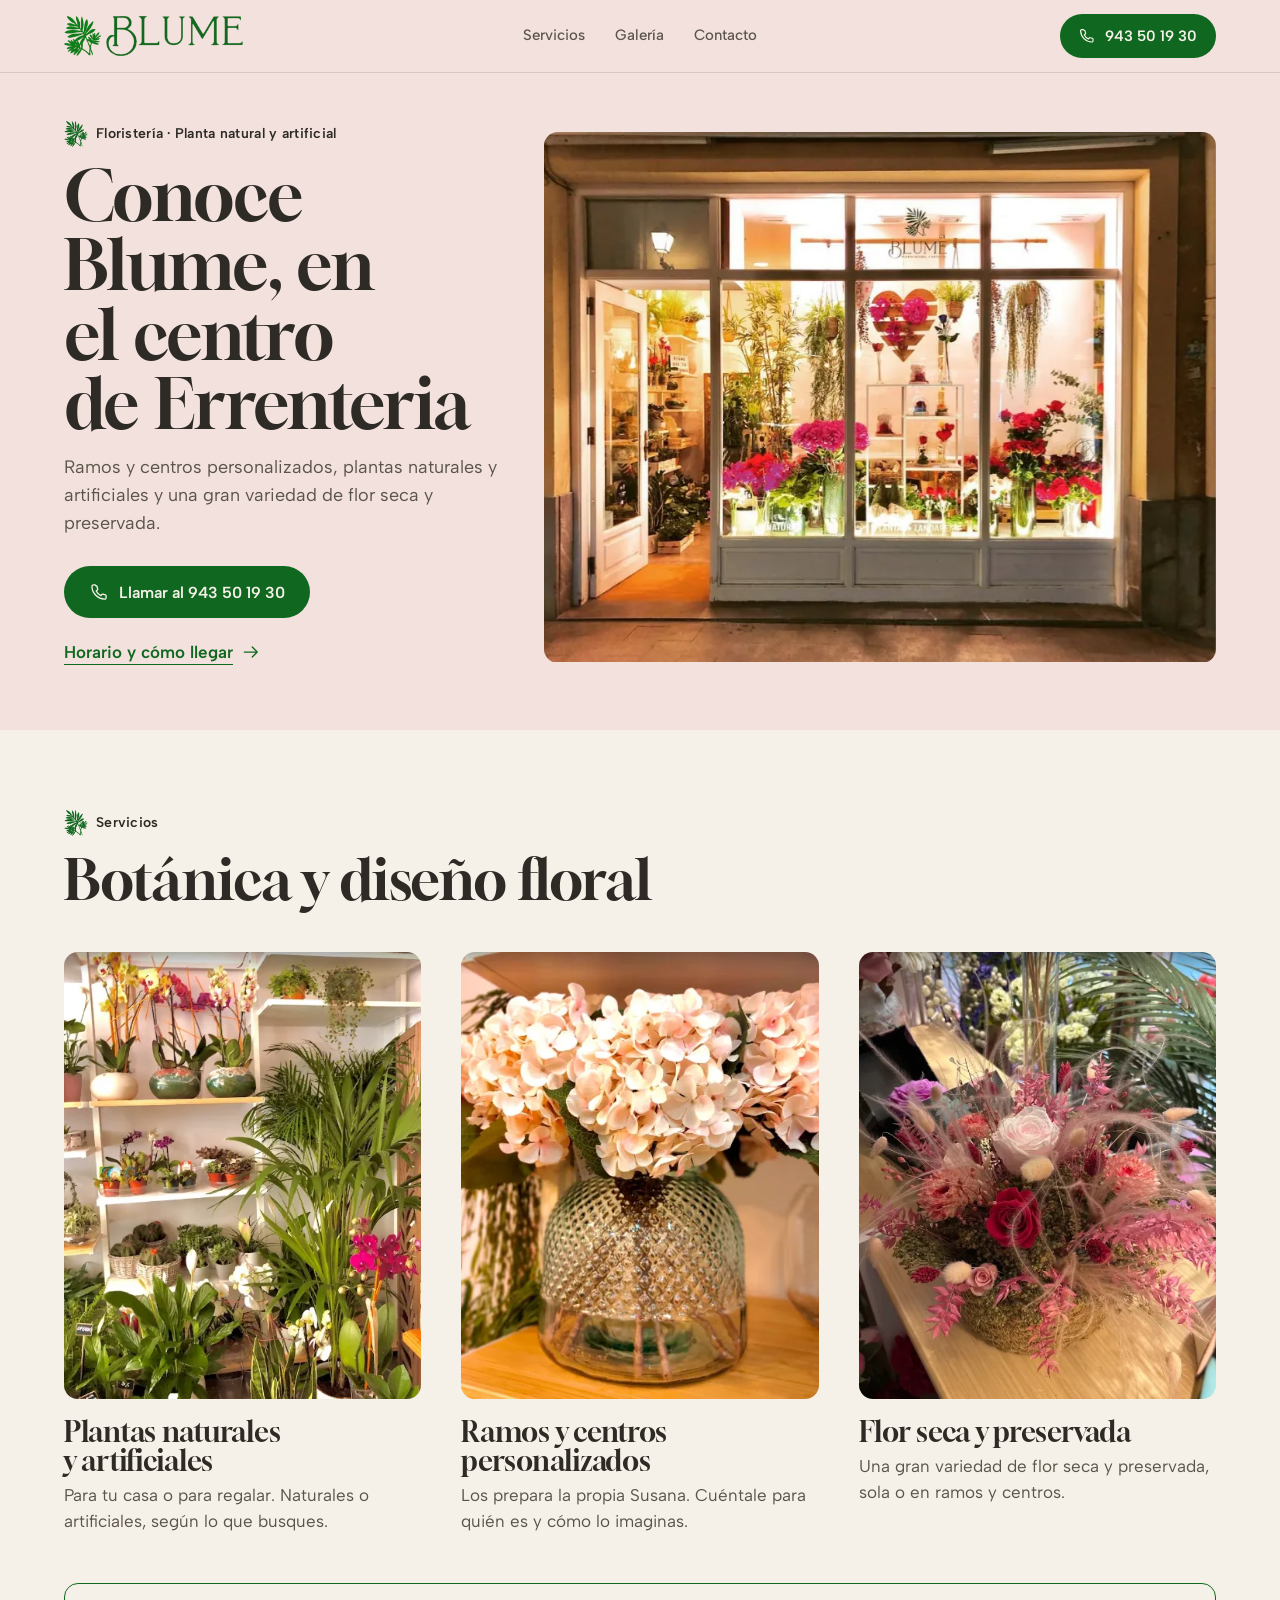
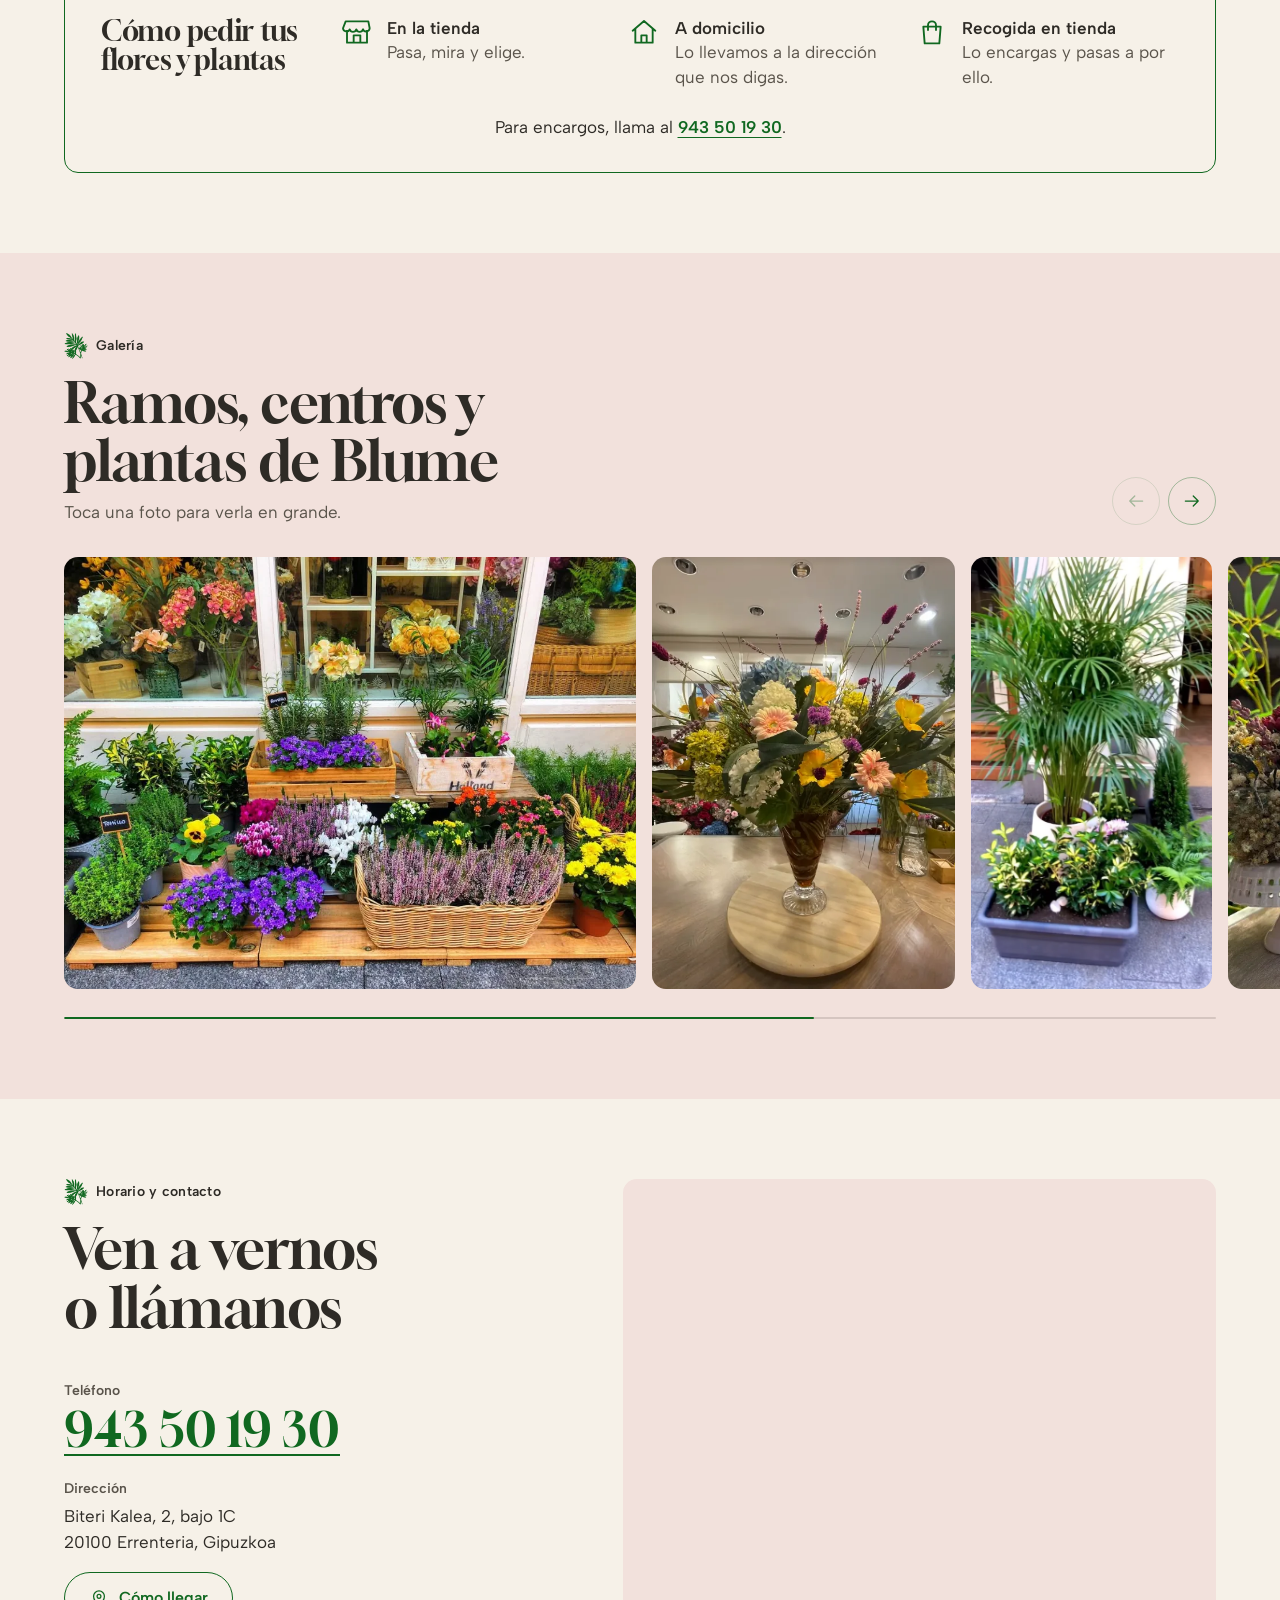
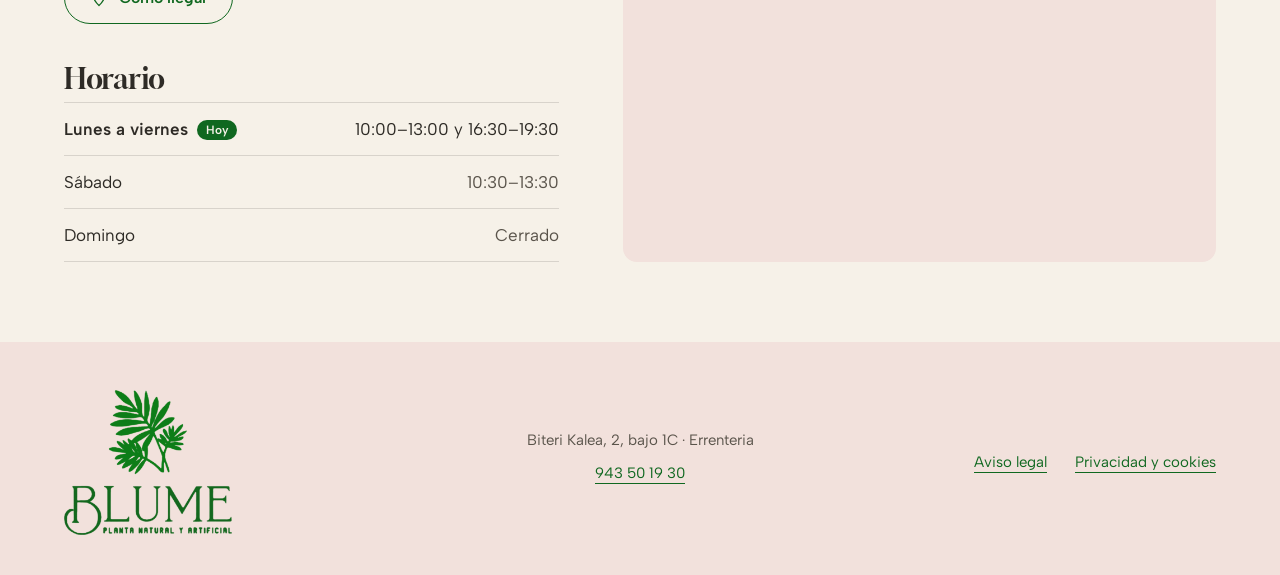
<file: index.html>
<!doctype html>
<html lang="es">
<head>
  <meta charset="utf-8">
  <meta name="viewport" content="width=device-width, initial-scale=1">
  <meta name="robots" content="noindex, nofollow">
  <title>Blume · Floristería en el centro de Errenteria</title>
  <meta name="description" content="Floristería Blume, en el centro de Errenteria: ramos y centros personalizados de Susana, plantas naturales y artificiales y flor seca y preservada. Compra en tienda, entrega a domicilio o recogida.">
  <meta name="theme-color" content="#f2e1dc">
  <link rel="icon" type="image/png" href="imagenes/icono.png">
  <link rel="apple-touch-icon" href="imagenes/icono.png">

  <!-- Tipografías: Gloock (titulares, serifa de contraste con carácter) y Albert Sans (texto) -->
  <link rel="preconnect" href="https://fonts.googleapis.com">
  <link rel="preconnect" href="https://fonts.gstatic.com" crossorigin>
  <link rel="stylesheet" href="https://fonts.googleapis.com/css2?family=Albert+Sans:wght@400;500;600&family=Gloock&display=swap">

  <link rel="stylesheet" href="styles.css">
  <!-- Sin defer a propósito: marca <html class="js"> antes de pintar; el resto espera a DOMContentLoaded -->
  <script src="main.js"></script>
</head>
<body>
  <!-- Iconos: se dibujan una vez y se reutilizan con <use> -->
  <svg class="sprite" aria-hidden="true" focusable="false">
    <symbol id="i-tel" viewBox="0 0 24 24">
      <path d="M7.4 3.5H5.2A1.7 1.7 0 0 0 3.5 5.3C3.9 13.6 10.4 20.1 18.7 20.5a1.7 1.7 0 0 0 1.8-1.7v-2.2a1.2 1.2 0 0 0-.9-1.2l-3-.8a1.2 1.2 0 0 0-1.2.4l-1.2 1.4a12.6 12.6 0 0 1-5.6-5.6L10 9.6a1.2 1.2 0 0 0 .4-1.2l-.8-3a1.2 1.2 0 0 0-1.2-.9z" fill="none" stroke="currentColor" stroke-width="1.6" stroke-linejoin="round"/>
    </symbol>
    <symbol id="i-anterior" viewBox="0 0 24 24">
      <path d="M20 12H4.5M10.5 6l-6 6 6 6" fill="none" stroke="currentColor" stroke-width="1.5" stroke-linecap="round" stroke-linejoin="round"/>
    </symbol>
    <symbol id="i-siguiente" viewBox="0 0 24 24">
      <path d="M4 12h15.5M13.5 6l6 6-6 6" fill="none" stroke="currentColor" stroke-width="1.5" stroke-linecap="round" stroke-linejoin="round"/>
    </symbol>
    <symbol id="i-cerrar" viewBox="0 0 24 24">
      <path d="M6 6l12 12M18 6L6 18" fill="none" stroke="currentColor" stroke-width="1.5" stroke-linecap="round"/>
    </symbol>
    <symbol id="i-tienda" viewBox="0 0 24 24">
      <path d="M4.5 10.5V20h15v-9.5M3.5 4h17l1 5.2a2.6 2.6 0 0 1-5 .8 2.6 2.6 0 0 1-5 0 2.6 2.6 0 0 1-5 0 2.6 2.6 0 0 1-5-.8zM9.5 20v-5.5h5V20" fill="none" stroke="currentColor" stroke-width="1.4" stroke-linejoin="round"/>
    </symbol>
    <symbol id="i-casa" viewBox="0 0 24 24">
      <path d="M3.5 11 12 3.8l8.5 7.2M5.5 9.5V20h13V9.5M10 20v-5.5h4V20" fill="none" stroke="currentColor" stroke-width="1.4" stroke-linecap="round" stroke-linejoin="round"/>
    </symbol>
    <symbol id="i-bolsa" viewBox="0 0 24 24">
      <path d="M5.5 8h13l-1 12.5h-11zM9 10.5V7a3 3 0 0 1 6 0v3.5" fill="none" stroke="currentColor" stroke-width="1.4" stroke-linecap="round" stroke-linejoin="round"/>
    </symbol>
    <symbol id="i-ruta" viewBox="0 0 24 24">
      <path d="M12 21s-6.5-5.9-6.5-11a6.5 6.5 0 0 1 13 0c0 5.1-6.5 11-6.5 11z" fill="none" stroke="currentColor" stroke-width="1.5" stroke-linejoin="round"/>
      <circle cx="12" cy="10" r="2.3" fill="none" stroke="currentColor" stroke-width="1.5"/>
    </symbol>
  </svg>

  <a class="saltar" href="#contenido">Saltar al contenido</a>

  <!-- ===== Cabecera fija: marca, secciones y llamada ===== -->
  <header class="cabecera" data-cabecera>
    <div class="cabecera__interior">
      <a class="marca" href="#inicio" aria-label="Blume, volver al inicio">
        <img class="marca__logo" src="imagenes/logo-horizontal.webp" width="590" height="132" alt="">
      </a>
      <nav class="cabecera__nav" aria-label="Secciones">
        <a href="#servicios">Servicios</a>
        <a href="#galeria">Galería</a>
        <a href="#contacto">Contacto</a>
      </nav>
      <a class="boton boton--cabecera" href="tel:+34943501930">
        <svg class="icono" aria-hidden="true"><use href="#i-tel"/></svg>
        <span class="solo-movil">Llamar</span>
        <span class="solo-escritorio">943 50 19 30</span>
      </a>
    </div>
  </header>

  <main id="contenido">

    <!-- ===== Portada: el escaparate de noche; en móvil, foto arriba y texto debajo ===== -->
    <section class="portada" id="inicio" aria-labelledby="portada-titulo">
      <div class="portada__interior">
        <figure class="portada__foto">
          <img src="imagenes/exterior2.webp" width="880" height="651" fetchpriority="high"
               alt="Escaparate de Blume de noche, con la luz encendida: rosas, hortensias, plantas colgantes y el logotipo al fondo">
        </figure>
        <div class="portada__texto">
          <p class="antetitulo">
            <span class="antetitulo__hoja" aria-hidden="true"></span>
            Floristería · Planta natural y artificial
          </p>
          <h1 id="portada-titulo">Conoce Blume, en el centro de Errenteria</h1>
          <p class="portada__entrada">Ramos y centros personalizados, plantas naturales y artificiales y una gran variedad de flor seca y preservada.</p>
          <div class="portada__acciones">
            <a class="boton boton--principal" href="tel:+34943501930">
              <svg class="icono" aria-hidden="true"><use href="#i-tel"/></svg>
              Llamar al 943 50 19 30
            </a>
            <a class="enlace-flecha" href="#contacto">
              Horario y cómo llegar
              <svg class="icono" aria-hidden="true"><use href="#i-siguiente"/></svg>
            </a>
          </div>
        </div>
      </div>
    </section>

    <!-- ===== Servicios: lo que hay en la tienda y cómo llevárselo ===== -->
    <section class="seccion servicios" id="servicios" aria-labelledby="servicios-titulo">
      <div class="contenedor">
        <header class="seccion__cabeza">
          <p class="antetitulo">
            <span class="antetitulo__hoja" aria-hidden="true"></span>
            Servicios
          </p>
          <h2 id="servicios-titulo">Botánica y diseño floral</h2>
        </header>

        <ul class="servicios__lista">
          <li class="servicio">
            <img class="servicio__foto servicio__foto--plantas" src="imagenes/interior1.webp" width="479" height="576" loading="lazy"
                 alt="Estanterías de la tienda con orquídeas, palmeras de interior, cactus y otras plantas en maceta">
            <h3>Plantas naturales y artificiales</h3>
            <p>Para tu casa o para regalar. Naturales o artificiales, según lo que busques.</p>
          </li>
          <li class="servicio">
            <img class="servicio__foto servicio__foto--ramos" src="imagenes/ramo-deco1.webp" width="565" height="575" loading="lazy"
                 alt="Hortensias rosadas en un jarrón de cristal labrado">
            <h3>Ramos y centros personalizados</h3>
            <p>Los prepara la propia Susana. Cuéntale para quién es y cómo lo imaginas.</p>
          </li>
          <li class="servicio">
            <img class="servicio__foto servicio__foto--seca" src="imagenes/flores-secas2.webp" width="476" height="573" loading="lazy"
                 alt="Centro de flor seca y preservada en tonos rosa y granate, con rosas">
            <h3>Flor seca y preservada</h3>
            <p>Una gran variedad de flor seca y preservada, sola o en ramos y centros.</p>
          </li>
        </ul>

        <div class="entrega">
          <h3 class="entrega__titulo">Cómo pedir tus flores y plantas</h3>
          <ul class="entrega__opciones">
            <li>
              <svg class="entrega__icono" aria-hidden="true"><use href="#i-tienda"/></svg>
              <span><strong>En la tienda</strong> Pasa, mira y elige.</span>
            </li>
            <li>
              <svg class="entrega__icono" aria-hidden="true"><use href="#i-casa"/></svg>
              <span><strong>A domicilio</strong> Lo llevamos a la dirección que nos digas.</span>
            </li>
            <li>
              <svg class="entrega__icono" aria-hidden="true"><use href="#i-bolsa"/></svg>
              <span><strong>Recogida en tienda</strong> Lo encargas y pasas a por ello.</span>
            </li>
          </ul>
          <p class="entrega__nota">Para encargos, llama al <a href="tel:+34943501930">943 50 19 30</a>.</p>
        </div>
      </div>
    </section>

    <!-- ===== Galería: tira deslizable + visor ===== -->
    <section class="seccion galeria" id="galeria" aria-labelledby="galeria-titulo">
      <div class="contenedor galeria__cabeza">
        <header class="seccion__cabeza">
          <p class="antetitulo">
            <span class="antetitulo__hoja" aria-hidden="true"></span>
            Galería
          </p>
          <h2 id="galeria-titulo">Ramos, centros y plantas de Blume</h2>
          <p class="galeria__ayuda">Toca una foto para verla en grande.</p>
        </header>
        <div class="galeria__flechas" data-flechas hidden>
          <button class="boton-icono" type="button" data-pista-anterior aria-label="Fotos anteriores">
            <svg class="icono" aria-hidden="true"><use href="#i-anterior"/></svg>
          </button>
          <button class="boton-icono" type="button" data-pista-siguiente aria-label="Fotos siguientes">
            <svg class="icono" aria-hidden="true"><use href="#i-siguiente"/></svg>
          </button>
        </div>
      </div>

      <ul class="galeria__pista" data-pista>
        <li><a class="galeria__foto" href="imagenes/exterior1.webp" data-foto>
          <img src="imagenes/exterior1.webp" width="922" height="696" loading="lazy"
               alt="Brezos, pensamientos, romero, tomillo y otras plantas en flor, en cajas de madera a la puerta de la tienda">
        </a></li>
        <li><a class="galeria__foto" href="imagenes/ramo-deco2.webp" data-foto>
          <img src="imagenes/ramo-deco2.webp" width="531" height="758" loading="lazy"
               alt="Gran centro de flores en colores vivos, en una copa de cristal sobre el mostrador">
        </a></li>
        <li><a class="galeria__foto" href="imagenes/plantas1.webp" data-foto>
          <img src="imagenes/plantas1.webp" width="516" height="926" loading="lazy"
               alt="Palmera, helecho y otras plantas verdes en maceta">
        </a></li>
        <li><a class="galeria__foto" href="imagenes/flores-secas3.webp" data-foto>
          <img src="imagenes/flores-secas3.webp" width="473" height="572" loading="lazy"
               alt="Centro de flor seca sobre un pie de cerámica calada, junto a una campana de cristal con flor rosa">
        </a></li>
        <li><a class="galeria__foto" href="imagenes/ramo-boda2.webp" data-foto>
          <img src="imagenes/ramo-boda2.webp" width="529" height="762" loading="lazy"
               alt="Ramo de novia de hortensia blanca y color melocotón, con flor seca, eucalipto y cinta de encaje">
        </a></li>
      </ul>
      <div class="contenedor">
        <div class="galeria__progreso" data-progreso hidden><span></span></div>
      </div>
    </section>

    <!-- ===== Contacto: datos, horario y mapa ===== -->
    <section class="seccion contacto" id="contacto" aria-labelledby="contacto-titulo">
      <div class="contenedor contacto__rejilla">
        <div class="contacto__datos">
          <header class="seccion__cabeza">
            <p class="antetitulo">
              <span class="antetitulo__hoja" aria-hidden="true"></span>
              Horario y contacto
            </p>
            <h2 id="contacto-titulo">Ven a vernos o llámanos</h2>
          </header>

          <dl class="datos">
            <div class="datos__fila">
              <dt>Teléfono</dt>
              <dd><a class="datos__telefono" href="tel:+34943501930">943 50 19 30</a></dd>
            </div>
            <div class="datos__fila">
              <dt>Dirección</dt>
              <dd>
                <address>Biteri Kalea, 2, bajo 1C<br>20100 Errenteria, Gipuzkoa</address>
                <a class="boton boton--secundario" href="https://www.google.com/maps/dir/?api=1&amp;destination=Biteri%20Kalea%202%2C%2020100%20Errenteria%2C%20Gipuzkoa" target="_blank" rel="noopener">
                  <svg class="icono" aria-hidden="true"><use href="#i-ruta"/></svg>
                  Cómo llegar <span class="visualmente-oculto">(se abre Google Maps)</span>
                </a>
              </dd>
            </div>
          </dl>

          <h3 class="horario__titulo">Horario</h3>
          <table class="horario">
            <caption class="visualmente-oculto">Horario de apertura de la tienda</caption>
            <tbody>
              <tr data-dias="1 2 3 4 5">
                <th scope="row">Lunes a viernes</th>
                <td><span class="horario__tramo">10:00–13:00</span><span class="horario__y"> y </span><span class="horario__tramo">16:30–19:30</span></td>
              </tr>
              <tr data-dias="6">
                <th scope="row">Sábado</th>
                <td>10:30–13:30</td>
              </tr>
              <tr data-dias="0">
                <th scope="row">Domingo</th>
                <td>Cerrado</td>
              </tr>
            </tbody>
          </table>
        </div>

        <div class="contacto__mapa">
          <iframe src="https://www.google.com/maps?q=Biteri%20Kalea%202%2C%2020100%20Errenteria%2C%20Gipuzkoa&amp;output=embed"
                  width="600" height="450" loading="lazy" referrerpolicy="strict-origin-when-cross-origin"
                  title="Mapa: Blume en Biteri Kalea, 2, Errenteria"></iframe>
        </div>
      </div>
    </section>
  </main>

  <!-- ===== Pie ===== -->
  <footer class="pie">
    <div class="contenedor pie__interior">
      <img class="pie__logo" src="imagenes/logo-pie.webp" width="600" height="517" loading="lazy" alt="Blume, planta natural y artificial">
      <p class="pie__datos">Biteri Kalea, 2, bajo 1C · Errenteria<br><a href="tel:+34943501930">943 50 19 30</a></p>
      <nav class="pie__legal" aria-label="Textos legales">
        <a href="legal.html#aviso-legal">Aviso legal</a>
        <a href="legal.html#privacidad">Privacidad y cookies</a>
      </nav>
    </div>
  </footer>

  <!-- ===== Visor de fotos (lo rellena main.js) ===== -->
  <dialog class="visor" aria-label="Fotos de Blume en grande" data-visor>
    <figure class="visor__figura">
      <div class="visor__marco" data-visor-marco>
        <img class="visor__img" src="imagenes/exterior1.webp" width="922" height="696" loading="lazy" alt="" data-visor-img>
      </div>
      <figcaption class="visor__pie" aria-live="polite">
        <span class="visualmente-oculto" data-visor-texto></span>
        <span class="visor__cuenta" data-visor-cuenta></span>
      </figcaption>
    </figure>
    <button class="visor__boton visor__cerrar" type="button" aria-label="Cerrar" data-visor-cerrar>
      <svg class="icono" aria-hidden="true"><use href="#i-cerrar"/></svg>
    </button>
    <button class="visor__boton visor__nav visor__nav--anterior" type="button" aria-label="Foto anterior" data-visor-anterior>
      <svg class="icono" aria-hidden="true"><use href="#i-anterior"/></svg>
    </button>
    <button class="visor__boton visor__nav visor__nav--siguiente" type="button" aria-label="Foto siguiente" data-visor-siguiente>
      <svg class="icono" aria-hidden="true"><use href="#i-siguiente"/></svg>
    </button>
  </dialog>
</body>
</html>
</file>
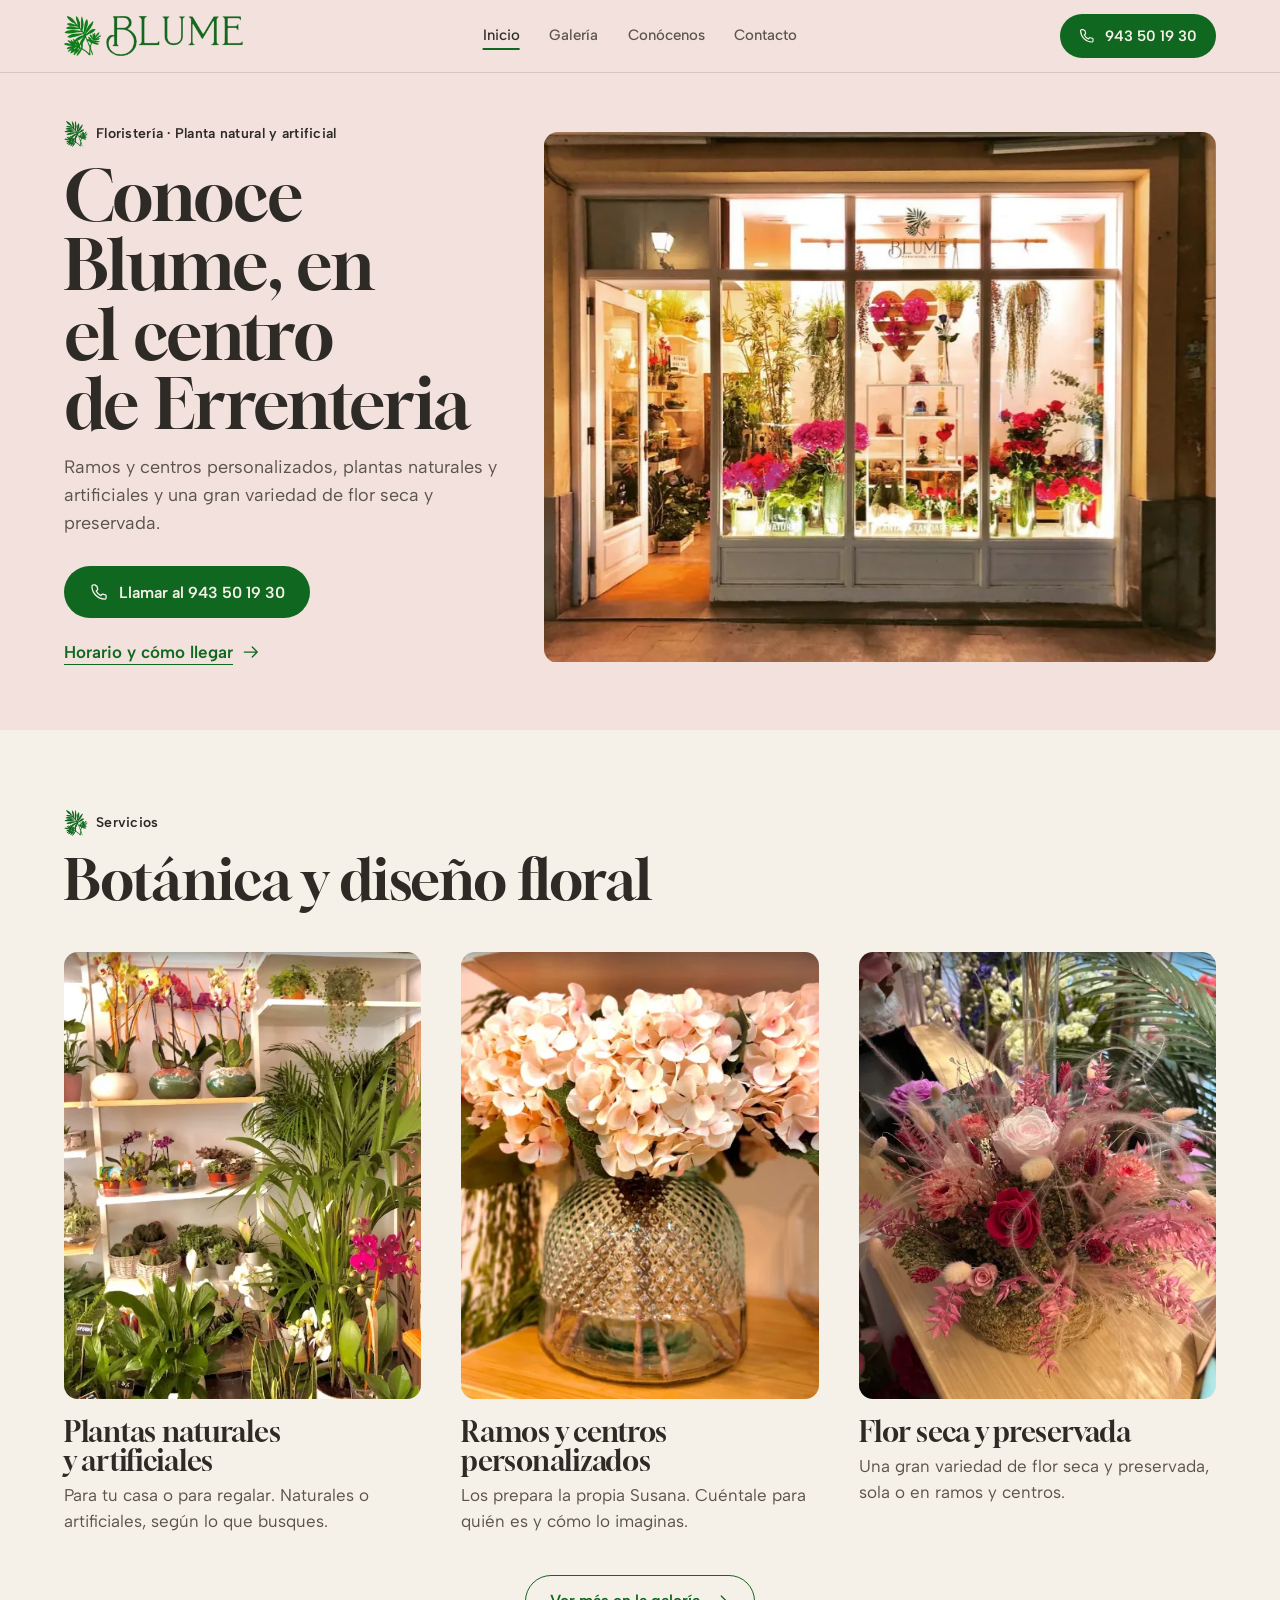
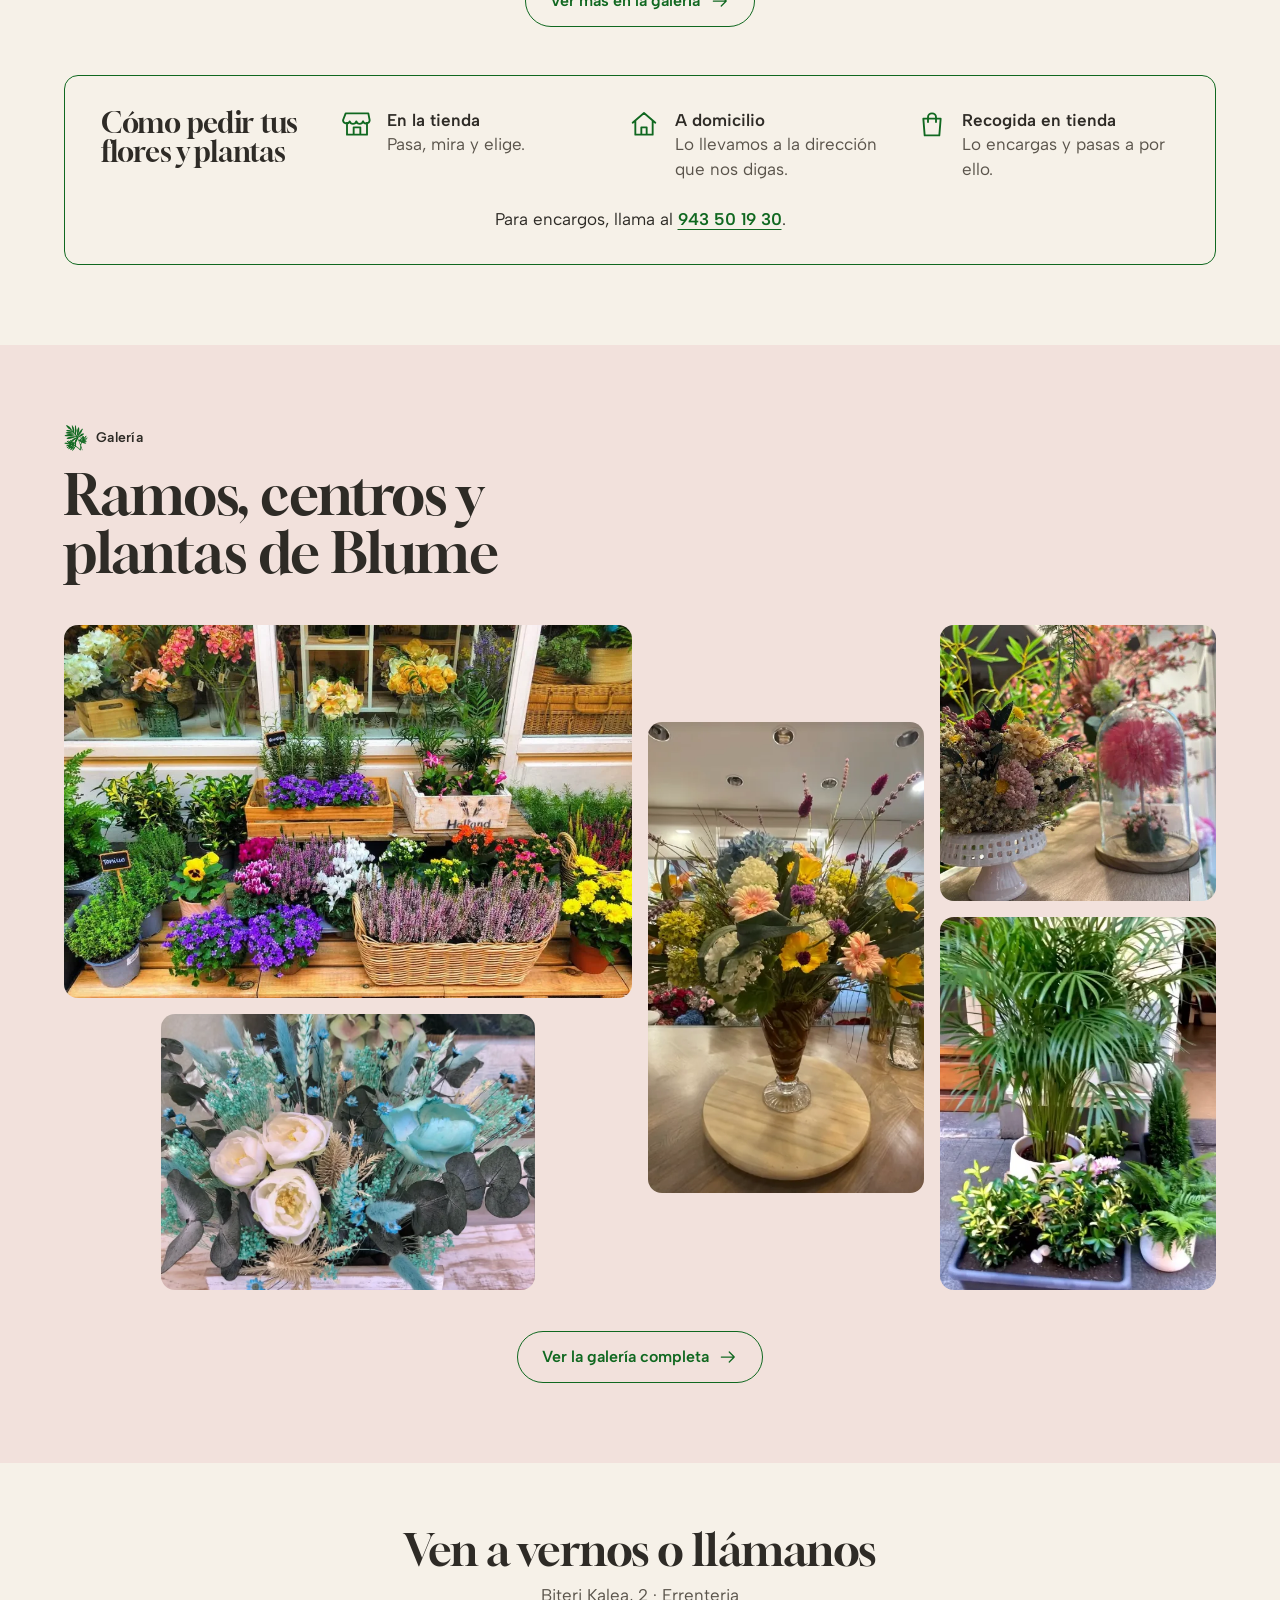
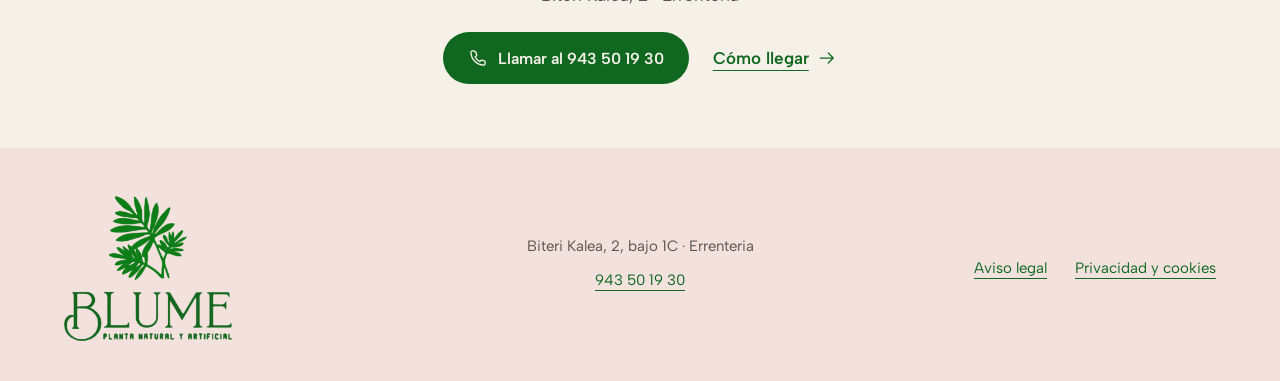
<file: v2/index.html>
<!doctype html>
<html lang="es">
<head>
  <meta charset="utf-8">
  <meta name="viewport" content="width=device-width, initial-scale=1">
  <meta name="robots" content="noindex, nofollow">
  <title>Blume · Floristería en el centro de Errenteria</title>
  <meta name="description" content="Floristería Blume, en el centro de Errenteria: ramos y centros personalizados de Susana, plantas naturales y artificiales y flor seca y preservada. Compra en tienda, entrega a domicilio o recogida.">
  <meta name="theme-color" content="#f2e1dc">
  <link rel="icon" type="image/png" href="../imagenes/icono.png">
  <link rel="apple-touch-icon" href="../imagenes/icono.png">

  <!-- Tipografías: Gloock (titulares, serifa de contraste con carácter) y Albert Sans (texto) -->
  <link rel="preconnect" href="https://fonts.googleapis.com">
  <link rel="preconnect" href="https://fonts.gstatic.com" crossorigin>
  <link rel="stylesheet" href="https://fonts.googleapis.com/css2?family=Albert+Sans:wght@400;500;600&family=Gloock&display=swap">

  <link rel="stylesheet" href="styles.css">
  <!-- Sin defer a propósito: marca <html class="js"> antes de pintar; el resto espera a DOMContentLoaded -->
  <script src="main.js"></script>
</head>
<body>
  <!-- Iconos: se dibujan una vez y se reutilizan con <use> -->
  <svg class="sprite" aria-hidden="true" focusable="false">
    <symbol id="i-tel" viewBox="0 0 24 24">
      <path d="M7.4 3.5H5.2A1.7 1.7 0 0 0 3.5 5.3C3.9 13.6 10.4 20.1 18.7 20.5a1.7 1.7 0 0 0 1.8-1.7v-2.2a1.2 1.2 0 0 0-.9-1.2l-3-.8a1.2 1.2 0 0 0-1.2.4l-1.2 1.4a12.6 12.6 0 0 1-5.6-5.6L10 9.6a1.2 1.2 0 0 0 .4-1.2l-.8-3a1.2 1.2 0 0 0-1.2-.9z" fill="none" stroke="currentColor" stroke-width="1.6" stroke-linejoin="round"/>
    </symbol>
    <symbol id="i-menu" viewBox="0 0 24 24">
      <path d="M4.5 9h15M4.5 15h15" fill="none" stroke="currentColor" stroke-width="1.5" stroke-linecap="round"/>
    </symbol>
    <symbol id="i-cerrar" viewBox="0 0 24 24">
      <path d="M6 6l12 12M18 6L6 18" fill="none" stroke="currentColor" stroke-width="1.5" stroke-linecap="round"/>
    </symbol>
    <symbol id="i-siguiente" viewBox="0 0 24 24">
      <path d="M4 12h15.5M13.5 6l6 6-6 6" fill="none" stroke="currentColor" stroke-width="1.5" stroke-linecap="round" stroke-linejoin="round"/>
    </symbol>
    <symbol id="i-tienda" viewBox="0 0 24 24">
      <path d="M4.5 10.5V20h15v-9.5M3.5 4h17l1 5.2a2.6 2.6 0 0 1-5 .8 2.6 2.6 0 0 1-5 0 2.6 2.6 0 0 1-5 0 2.6 2.6 0 0 1-5-.8zM9.5 20v-5.5h5V20" fill="none" stroke="currentColor" stroke-width="1.4" stroke-linejoin="round"/>
    </symbol>
    <symbol id="i-casa" viewBox="0 0 24 24">
      <path d="M3.5 11 12 3.8l8.5 7.2M5.5 9.5V20h13V9.5M10 20v-5.5h4V20" fill="none" stroke="currentColor" stroke-width="1.4" stroke-linecap="round" stroke-linejoin="round"/>
    </symbol>
    <symbol id="i-bolsa" viewBox="0 0 24 24">
      <path d="M5.5 8h13l-1 12.5h-11zM9 10.5V7a3 3 0 0 1 6 0v3.5" fill="none" stroke="currentColor" stroke-width="1.4" stroke-linecap="round" stroke-linejoin="round"/>
    </symbol>
  </svg>

  <a class="saltar" href="#contenido">Saltar al contenido</a>

  <!-- ===== Cabecera fija: marca, menú y llamada (siempre visible) ===== -->
  <header class="cabecera" data-cabecera>
    <div class="cabecera__interior">
      <a class="marca" href="index.html" aria-label="Blume, ir al inicio">
        <img class="marca__logo" src="../imagenes/logo-horizontal.webp" width="590" height="132" alt="">
      </a>
      <nav class="cabecera__nav" id="menu" aria-label="Principal">
        <a href="index.html" aria-current="page">Inicio</a>
        <a href="galeria.html">Galería</a>
        <a href="conocenos.html">Conócenos</a>
        <a href="contacto.html">Contacto</a>
      </nav>
      <div class="cabecera__acciones">
        <a class="boton boton--cabecera" href="tel:+34943501930">
          <svg class="icono" aria-hidden="true"><use href="#i-tel"/></svg>
          <span class="solo-movil">Llamar</span>
          <span class="solo-escritorio">943 50 19 30</span>
        </a>
        <button class="boton-redondo menu-boton" type="button" aria-expanded="false" aria-controls="menu" data-menu-boton hidden>
          <svg class="icono icono--abrir" aria-hidden="true"><use href="#i-menu"/></svg>
          <svg class="icono icono--cerrar" aria-hidden="true"><use href="#i-cerrar"/></svg>
          <span class="visualmente-oculto">Menú</span>
        </button>
      </div>
    </div>
  </header>

  <main id="contenido">

    <!-- ===== Portada: el escaparate de noche; en móvil, foto arriba y texto debajo ===== -->
    <section class="portada" aria-labelledby="portada-titulo">
      <div class="portada__interior">
        <figure class="portada__foto">
          <img src="../imagenes/exterior2.webp" width="880" height="651" fetchpriority="high"
               alt="Escaparate de Blume de noche, con la luz encendida: rosas, hortensias, plantas colgantes y el logotipo al fondo">
        </figure>
        <div class="portada__texto">
          <p class="antetitulo">
            <span class="antetitulo__hoja" aria-hidden="true"></span>
            Floristería · Planta natural y artificial
          </p>
          <h1 id="portada-titulo">Conoce Blume, en el centro de Errenteria</h1>
          <p class="portada__entrada">Ramos y centros personalizados, plantas naturales y artificiales y una gran variedad de flor seca y preservada.</p>
          <div class="portada__acciones">
            <a class="boton boton--principal" href="tel:+34943501930">
              <svg class="icono" aria-hidden="true"><use href="#i-tel"/></svg>
              Llamar al 943 50 19 30
            </a>
            <a class="enlace-flecha" href="contacto.html#visitanos">
              Horario y cómo llegar
              <svg class="icono" aria-hidden="true"><use href="#i-siguiente"/></svg>
            </a>
          </div>
        </div>
      </div>
    </section>

    <!-- ===== Servicios: lo que hay en la tienda y cómo pedirlo ===== -->
    <section class="seccion servicios" id="servicios" aria-labelledby="servicios-titulo">
      <div class="contenedor">
        <header class="seccion__cabeza">
          <p class="antetitulo">
            <span class="antetitulo__hoja" aria-hidden="true"></span>
            Servicios
          </p>
          <h2 id="servicios-titulo">Botánica y diseño floral</h2>
        </header>

        <ul class="servicios__lista">
          <li class="servicio">
            <img class="servicio__foto servicio__foto--plantas" src="../imagenes/interior1.webp" width="479" height="576" loading="lazy"
                 alt="Estanterías de la tienda con orquídeas, palmeras de interior, cactus y otras plantas en maceta">
            <h3>Plantas naturales y artificiales</h3>
            <p>Para tu casa o para regalar. Naturales o artificiales, según lo que busques.</p>
          </li>
          <li class="servicio">
            <img class="servicio__foto servicio__foto--ramos" src="../imagenes/ramo-deco1.webp" width="565" height="575" loading="lazy"
                 alt="Hortensias rosadas en un jarrón de cristal labrado">
            <h3>Ramos y centros personalizados</h3>
            <p>Los prepara la propia Susana. Cuéntale para quién es y cómo lo imaginas.</p>
          </li>
          <li class="servicio">
            <img class="servicio__foto servicio__foto--seca" src="../imagenes/flores-secas2.webp" width="476" height="573" loading="lazy"
                 alt="Centro de flor seca y preservada en tonos rosa y granate, con rosas">
            <h3>Flor seca y preservada</h3>
            <p>Una gran variedad de flor seca y preservada, sola o en ramos y centros.</p>
          </li>
        </ul>

        <p class="servicios__mas">
          <a class="boton boton--secundario" href="galeria.html">
            Ver más en la galería
            <svg class="icono" aria-hidden="true"><use href="#i-siguiente"/></svg>
          </a>
        </p>

        <div class="entrega">
          <h3 class="entrega__titulo">Cómo pedir tus flores y plantas</h3>
          <ul class="entrega__opciones">
            <li>
              <svg class="entrega__icono" aria-hidden="true"><use href="#i-tienda"/></svg>
              <span><strong>En la tienda</strong> Pasa, mira y elige.</span>
            </li>
            <li>
              <svg class="entrega__icono" aria-hidden="true"><use href="#i-casa"/></svg>
              <span><strong>A domicilio</strong> Lo llevamos a la dirección que nos digas.</span>
            </li>
            <li>
              <svg class="entrega__icono" aria-hidden="true"><use href="#i-bolsa"/></svg>
              <span><strong>Recogida en tienda</strong> Lo encargas y pasas a por ello.</span>
            </li>
          </ul>
          <p class="entrega__nota">Para encargos, llama al <a href="tel:+34943501930">943 50 19 30</a>.</p>
        </div>
      </div>
    </section>

    <!-- ===== Galería: adelanto en rejilla «rota» ligera; la galería completa tiene página propia ===== -->
    <section class="seccion adelanto" aria-labelledby="adelanto-titulo">
      <div class="contenedor">
        <header class="seccion__cabeza">
          <p class="antetitulo">
            <span class="antetitulo__hoja" aria-hidden="true"></span>
            Galería
          </p>
          <h2 id="adelanto-titulo">Ramos, centros y plantas de Blume</h2>
        </header>

        <div class="adelanto__marco">
          <div class="adelanto__rejilla">
            <img class="adelanto__foto adelanto__foto--a" src="../imagenes/exterior1.webp" width="922" height="696" loading="lazy"
                 alt="Brezos, pensamientos, romero, tomillo y otras plantas en flor, en cajas de madera a la puerta de la tienda">
            <img class="adelanto__foto adelanto__foto--b" src="../imagenes/ramo-deco2.webp" width="531" height="758" loading="lazy"
                 alt="Gran centro de flores en colores vivos, en una copa de cristal sobre el mostrador">
            <img class="adelanto__foto adelanto__foto--c" src="../imagenes/flores-secas3.webp" width="473" height="572" loading="lazy"
                 alt="Centro de flor seca sobre un pie de cerámica calada, junto a una campana de cristal con flor rosa">
            <img class="adelanto__foto adelanto__foto--d" src="../imagenes/plantas1.webp" width="516" height="926" loading="lazy"
                 alt="Palmera, helecho y otras plantas verdes en maceta">
            <img class="adelanto__foto adelanto__foto--e" src="../imagenes/flores-secas1.webp" width="926" height="696" loading="lazy"
                 alt="Composición en blanco y turquesa con flor preservada, espigas y hojas de eucalipto">
          </div>
        </div>

        <p class="adelanto__mas">
          <a class="boton boton--secundario" href="galeria.html">
            Ver la galería completa
            <svg class="icono" aria-hidden="true"><use href="#i-siguiente"/></svg>
          </a>
        </p>
      </div>
    </section>

    <!-- ===== Franja final: llamar y cómo llegar (el contacto completo tiene página propia) ===== -->
    <section class="franja" aria-labelledby="franja-titulo">
      <div class="contenedor">
        <h2 id="franja-titulo">Ven a vernos o llámanos</h2>
        <p class="franja__texto">Biteri Kalea, 2 · Errenteria</p>
        <div class="acciones">
          <a class="boton boton--principal" href="tel:+34943501930">
            <svg class="icono" aria-hidden="true"><use href="#i-tel"/></svg>
            Llamar al 943 50 19 30
          </a>
          <a class="enlace-flecha" href="contacto.html#visitanos">
            Cómo llegar
            <svg class="icono" aria-hidden="true"><use href="#i-siguiente"/></svg>
          </a>
        </div>
      </div>
    </section>
  </main>

  <!-- ===== Pie ===== -->
  <footer class="pie">
    <div class="contenedor pie__interior">
      <img class="pie__logo" src="../imagenes/logo-pie.webp" width="600" height="517" loading="lazy" alt="Blume, planta natural y artificial">
      <p class="pie__datos">Biteri Kalea, 2, bajo 1C · Errenteria<br><a href="tel:+34943501930">943 50 19 30</a></p>
      <nav class="pie__legal" aria-label="Textos legales">
        <a href="legal.html#aviso-legal">Aviso legal</a>
        <a href="legal.html#privacidad">Privacidad y cookies</a>
      </nav>
    </div>
  </footer>
</body>
</html>
</file>
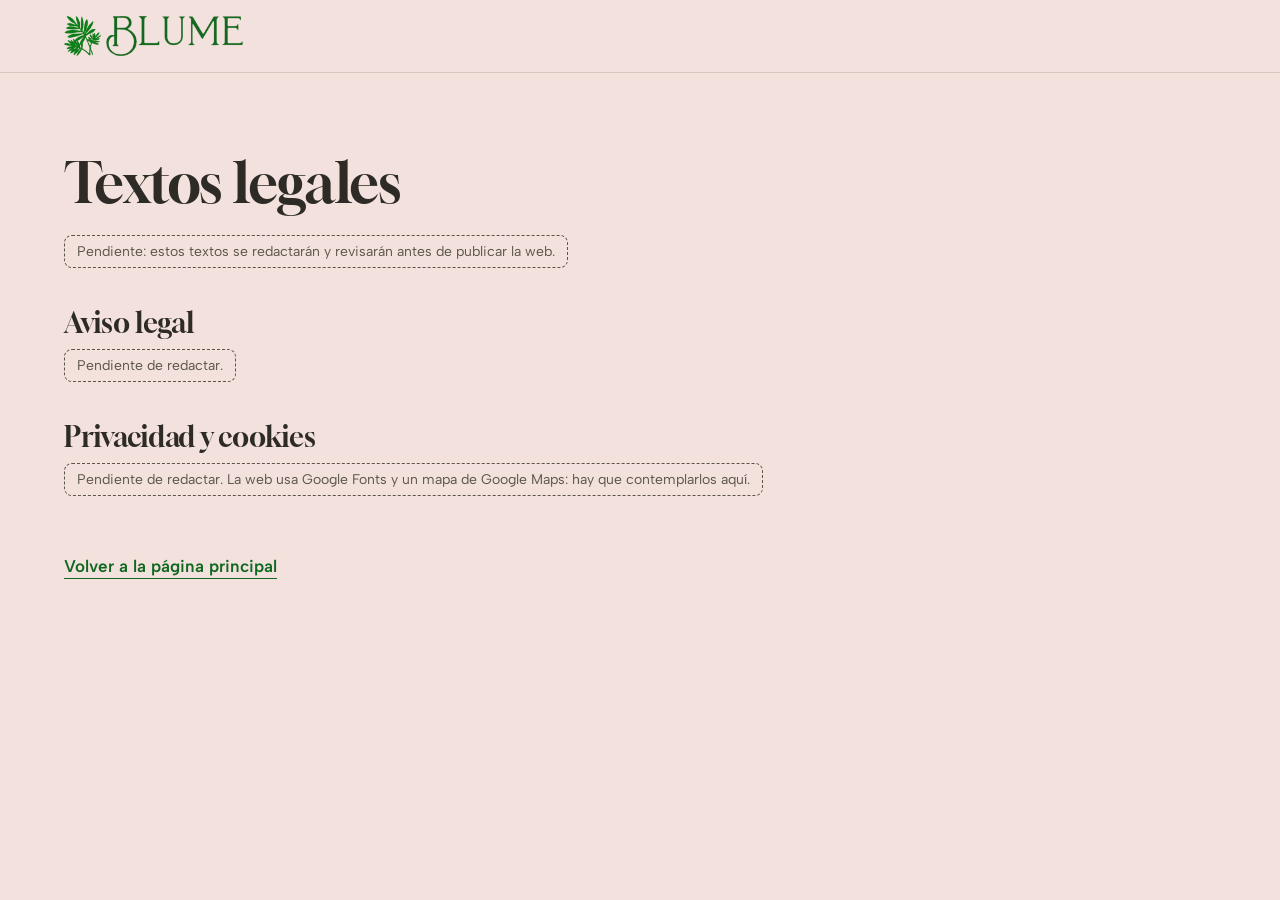
<file: legal.html>
<!doctype html>
<html lang="es">
<head>
  <meta charset="utf-8">
  <meta name="viewport" content="width=device-width, initial-scale=1">
  <meta name="robots" content="noindex, nofollow">
  <title>Textos legales · Blume</title>
  <meta name="theme-color" content="#f2e1dc">
  <link rel="icon" type="image/png" href="imagenes/icono.png">
  <link rel="apple-touch-icon" href="imagenes/icono.png">
  <link rel="preconnect" href="https://fonts.googleapis.com">
  <link rel="preconnect" href="https://fonts.gstatic.com" crossorigin>
  <link rel="stylesheet" href="https://fonts.googleapis.com/css2?family=Albert+Sans:wght@400;500;600&family=Gloock&display=swap">
  <link rel="stylesheet" href="styles.css">
</head>
<body>
  <svg class="sprite" aria-hidden="true" focusable="false">
  </svg>

  <header class="cabecera">
    <div class="cabecera__interior">
      <a class="marca" href="index.html" aria-label="Blume, volver a la página principal">
        <img class="marca__logo" src="imagenes/logo-horizontal.webp" width="590" height="132" alt="">
      </a>
    </div>
  </header>

  <main class="seccion legal">
    <div class="contenedor">
      <h1>Textos legales</h1>
      <p class="legal__aviso pendiente">Pendiente: estos textos se redactarán y revisarán antes de publicar la web.</p>

      <section id="aviso-legal" class="legal__bloque">
        <h2>Aviso legal</h2>
        <p class="pendiente">Pendiente de redactar.</p>
      </section>

      <section id="privacidad" class="legal__bloque">
        <h2>Privacidad y cookies</h2>
        <p class="pendiente">Pendiente de redactar. La web usa Google Fonts y un mapa de Google Maps: hay que contemplarlos aquí.</p>
      </section>

      <p class="legal__volver"><a class="enlace-flecha" href="index.html">Volver a la página principal</a></p>
    </div>
  </main>
</body>
</html>
</file>
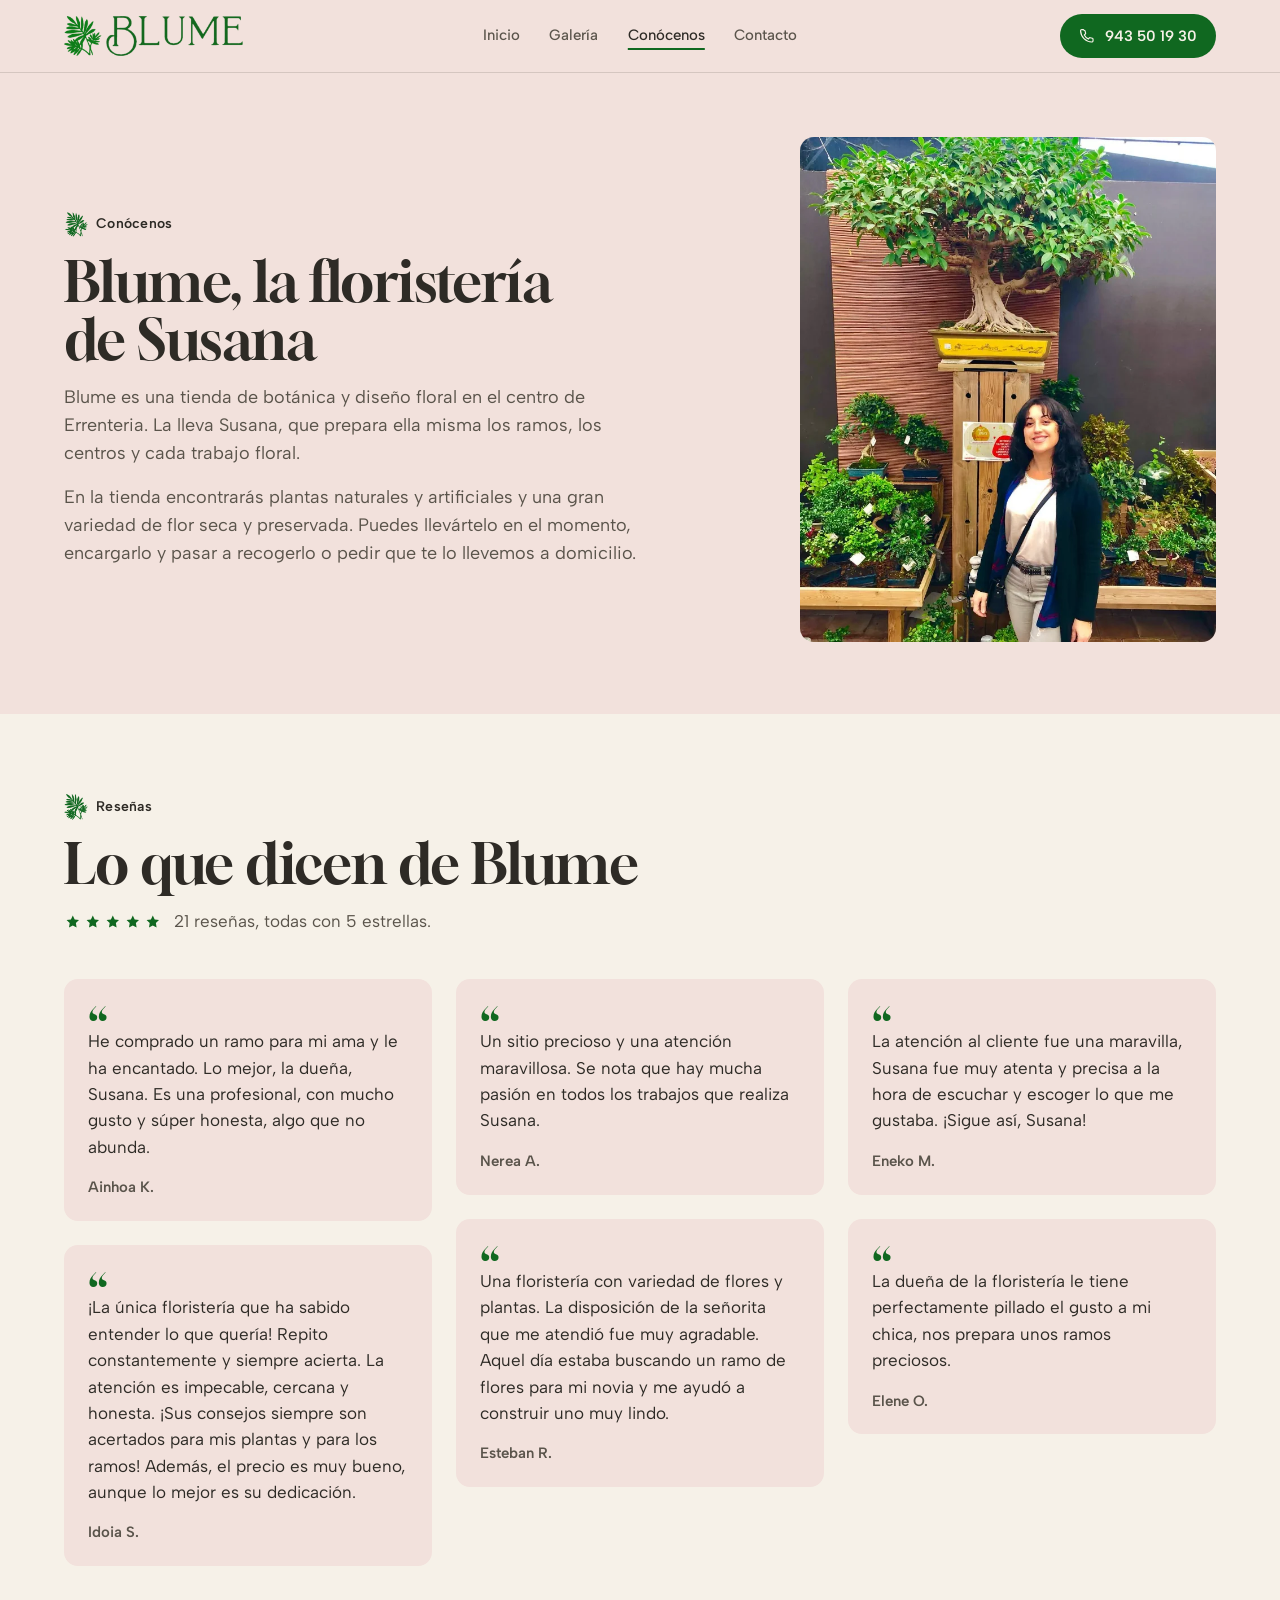
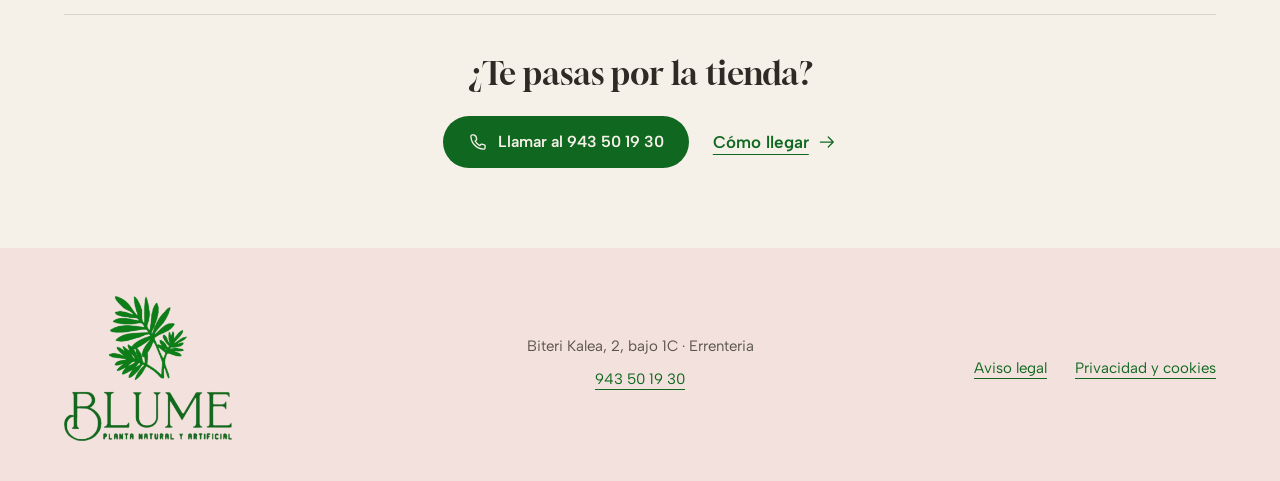
<file: v2/conocenos.html>
<!doctype html>
<html lang="es">
<head>
  <meta charset="utf-8">
  <meta name="viewport" content="width=device-width, initial-scale=1">
  <meta name="robots" content="noindex, nofollow">
  <title>Conócenos · Blume, floristería en Errenteria</title>
  <meta name="description" content="Blume es la floristería de Susana en el centro de Errenteria: ramos y centros hechos por ella, plantas naturales y artificiales y flor seca y preservada. Lo que dicen sus clientes.">
  <meta name="theme-color" content="#f2e1dc">
  <link rel="icon" type="image/png" href="../imagenes/icono.png">
  <link rel="apple-touch-icon" href="../imagenes/icono.png">

  <!-- Tipografías: Gloock (titulares, serifa de contraste con carácter) y Albert Sans (texto) -->
  <link rel="preconnect" href="https://fonts.googleapis.com">
  <link rel="preconnect" href="https://fonts.gstatic.com" crossorigin>
  <link rel="stylesheet" href="https://fonts.googleapis.com/css2?family=Albert+Sans:wght@400;500;600&family=Gloock&display=swap">

  <link rel="stylesheet" href="styles.css">
  <!-- Sin defer a propósito: marca <html class="js"> antes de pintar; el resto espera a DOMContentLoaded -->
  <script src="main.js"></script>
</head>
<body>
  <!-- Iconos: se dibujan una vez y se reutilizan con <use> -->
  <svg class="sprite" aria-hidden="true" focusable="false">
    <symbol id="i-tel" viewBox="0 0 24 24">
      <path d="M7.4 3.5H5.2A1.7 1.7 0 0 0 3.5 5.3C3.9 13.6 10.4 20.1 18.7 20.5a1.7 1.7 0 0 0 1.8-1.7v-2.2a1.2 1.2 0 0 0-.9-1.2l-3-.8a1.2 1.2 0 0 0-1.2.4l-1.2 1.4a12.6 12.6 0 0 1-5.6-5.6L10 9.6a1.2 1.2 0 0 0 .4-1.2l-.8-3a1.2 1.2 0 0 0-1.2-.9z" fill="none" stroke="currentColor" stroke-width="1.6" stroke-linejoin="round"/>
    </symbol>
    <symbol id="i-menu" viewBox="0 0 24 24">
      <path d="M4.5 9h15M4.5 15h15" fill="none" stroke="currentColor" stroke-width="1.5" stroke-linecap="round"/>
    </symbol>
    <symbol id="i-cerrar" viewBox="0 0 24 24">
      <path d="M6 6l12 12M18 6L6 18" fill="none" stroke="currentColor" stroke-width="1.5" stroke-linecap="round"/>
    </symbol>
    <symbol id="i-siguiente" viewBox="0 0 24 24">
      <path d="M4 12h15.5M13.5 6l6 6-6 6" fill="none" stroke="currentColor" stroke-width="1.5" stroke-linecap="round" stroke-linejoin="round"/>
    </symbol>
    <symbol id="i-estrella" viewBox="0 0 24 24">
      <path d="M12 3.4l2.6 5.4 5.9.8-4.3 4.2 1 5.9L12 16.9l-5.2 2.8 1-5.9-4.3-4.2 5.9-.8z" fill="currentColor"/>
    </symbol>
  </svg>

  <a class="saltar" href="#contenido">Saltar al contenido</a>

  <!-- ===== Cabecera fija: marca, menú y llamada (siempre visible) ===== -->
  <header class="cabecera" data-cabecera>
    <div class="cabecera__interior">
      <a class="marca" href="index.html" aria-label="Blume, ir al inicio">
        <img class="marca__logo" src="../imagenes/logo-horizontal.webp" width="590" height="132" alt="">
      </a>
      <nav class="cabecera__nav" id="menu" aria-label="Principal">
        <a href="index.html">Inicio</a>
        <a href="galeria.html">Galería</a>
        <a href="conocenos.html" aria-current="page">Conócenos</a>
        <a href="contacto.html">Contacto</a>
      </nav>
      <div class="cabecera__acciones">
        <a class="boton boton--cabecera" href="tel:+34943501930">
          <svg class="icono" aria-hidden="true"><use href="#i-tel"/></svg>
          <span class="solo-movil">Llamar</span>
          <span class="solo-escritorio">943 50 19 30</span>
        </a>
        <button class="boton-redondo menu-boton" type="button" aria-expanded="false" aria-controls="menu" data-menu-boton hidden>
          <svg class="icono icono--abrir" aria-hidden="true"><use href="#i-menu"/></svg>
          <svg class="icono icono--cerrar" aria-hidden="true"><use href="#i-cerrar"/></svg>
          <span class="visualmente-oculto">Menú</span>
        </button>
      </div>
    </div>
  </header>

  <main id="contenido">

    <!-- ===== Quiénes somos: solo datos confirmados ===== -->
    <section class="intro" aria-labelledby="titulo">
      <div class="contenedor conocenos">
        <div class="conocenos__texto">
          <p class="antetitulo">
            <span class="antetitulo__hoja" aria-hidden="true"></span>
            Conócenos
          </p>
          <h1 id="titulo">Blume, la floristería de Susana</h1>
          <p>Blume es una tienda de botánica y diseño floral en el centro de Errenteria. La lleva Susana, que prepara ella misma los ramos, los centros y cada trabajo floral.</p>
          <p>En la tienda encontrarás plantas naturales y artificiales y una gran variedad de flor seca y preservada. Puedes llevártelo en el momento, encargarlo y pasar a recogerlo o pedir que te lo llevemos a domicilio.</p>
        </div>
        <figure class="conocenos__foto">
          <img src="../imagenes/susana.webp" width="737" height="895"
               alt="Susana, la dueña de Blume, sonriendo delante de un gran bonsái y de mesas con más bonsáis y plantas">
        </figure>
      </div>
    </section>

    <!-- ===== Reseñas: literales, completas y sin fechas ===== -->
    <section class="seccion resenas" aria-labelledby="resenas-titulo">
      <div class="contenedor">
        <header class="seccion__cabeza">
          <p class="antetitulo">
            <span class="antetitulo__hoja" aria-hidden="true"></span>
            Reseñas
          </p>
          <h2 id="resenas-titulo">Lo que dicen de Blume</h2>
          <p class="resenas__nota">
            <span class="estrellas" aria-hidden="true">
              <svg class="icono"><use href="#i-estrella"/></svg>
              <svg class="icono"><use href="#i-estrella"/></svg>
              <svg class="icono"><use href="#i-estrella"/></svg>
              <svg class="icono"><use href="#i-estrella"/></svg>
              <svg class="icono"><use href="#i-estrella"/></svg>
            </span>
            21 reseñas, todas con 5 estrellas.
          </p>
        </header>

        <div class="resenas__lista">
          <figure class="resena">
            <blockquote><p>He comprado un ramo para mi ama y le ha encantado. Lo mejor, la dueña, Susana. Es una profesional, con mucho gusto y súper honesta, algo que no abunda.</p></blockquote>
            <figcaption>Ainhoa K.</figcaption>
          </figure>
          <figure class="resena">
            <blockquote><p>¡La única floristería que ha sabido entender lo que quería! Repito constantemente y siempre acierta. La atención es impecable, cercana y honesta. ¡Sus consejos siempre son acertados para mis plantas y para los ramos! Además, el precio es muy bueno, aunque lo mejor es su dedicación.</p></blockquote>
            <figcaption>Idoia S.</figcaption>
          </figure>
          <figure class="resena">
            <blockquote><p>Un sitio precioso y una atención maravillosa. Se nota que hay mucha pasión en todos los trabajos que realiza Susana.</p></blockquote>
            <figcaption>Nerea A.</figcaption>
          </figure>
          <figure class="resena">
            <blockquote><p>Una floristería con variedad de flores y plantas. La disposición de la señorita que me atendió fue muy agradable. Aquel día estaba buscando un ramo de flores para mi novia y me ayudó a construir uno muy lindo.</p></blockquote>
            <figcaption>Esteban R.</figcaption>
          </figure>
          <figure class="resena">
            <blockquote><p>La atención al cliente fue una maravilla, Susana fue muy atenta y precisa a la hora de escuchar y escoger lo que me gustaba. ¡Sigue así, Susana!</p></blockquote>
            <figcaption>Eneko M.</figcaption>
          </figure>
          <figure class="resena">
            <blockquote><p>La dueña de la floristería le tiene perfectamente pillado el gusto a mi chica, nos prepara unos ramos preciosos.</p></blockquote>
            <figcaption>Elene O.</figcaption>
          </figure>
        </div>

        <div class="cierre">
          <p class="cierre__texto">¿Te pasas por la tienda?</p>
          <div class="acciones">
            <a class="boton boton--principal" href="tel:+34943501930">
              <svg class="icono" aria-hidden="true"><use href="#i-tel"/></svg>
              Llamar al 943 50 19 30
            </a>
            <a class="enlace-flecha" href="contacto.html#visitanos">
              Cómo llegar
              <svg class="icono" aria-hidden="true"><use href="#i-siguiente"/></svg>
            </a>
          </div>
        </div>
      </div>
    </section>
  </main>

  <!-- ===== Pie ===== -->
  <footer class="pie">
    <div class="contenedor pie__interior">
      <img class="pie__logo" src="../imagenes/logo-pie.webp" width="600" height="517" loading="lazy" alt="Blume, planta natural y artificial">
      <p class="pie__datos">Biteri Kalea, 2, bajo 1C · Errenteria<br><a href="tel:+34943501930">943 50 19 30</a></p>
      <nav class="pie__legal" aria-label="Textos legales">
        <a href="legal.html#aviso-legal">Aviso legal</a>
        <a href="legal.html#privacidad">Privacidad y cookies</a>
      </nav>
    </div>
  </footer>
</body>
</html>
</file>
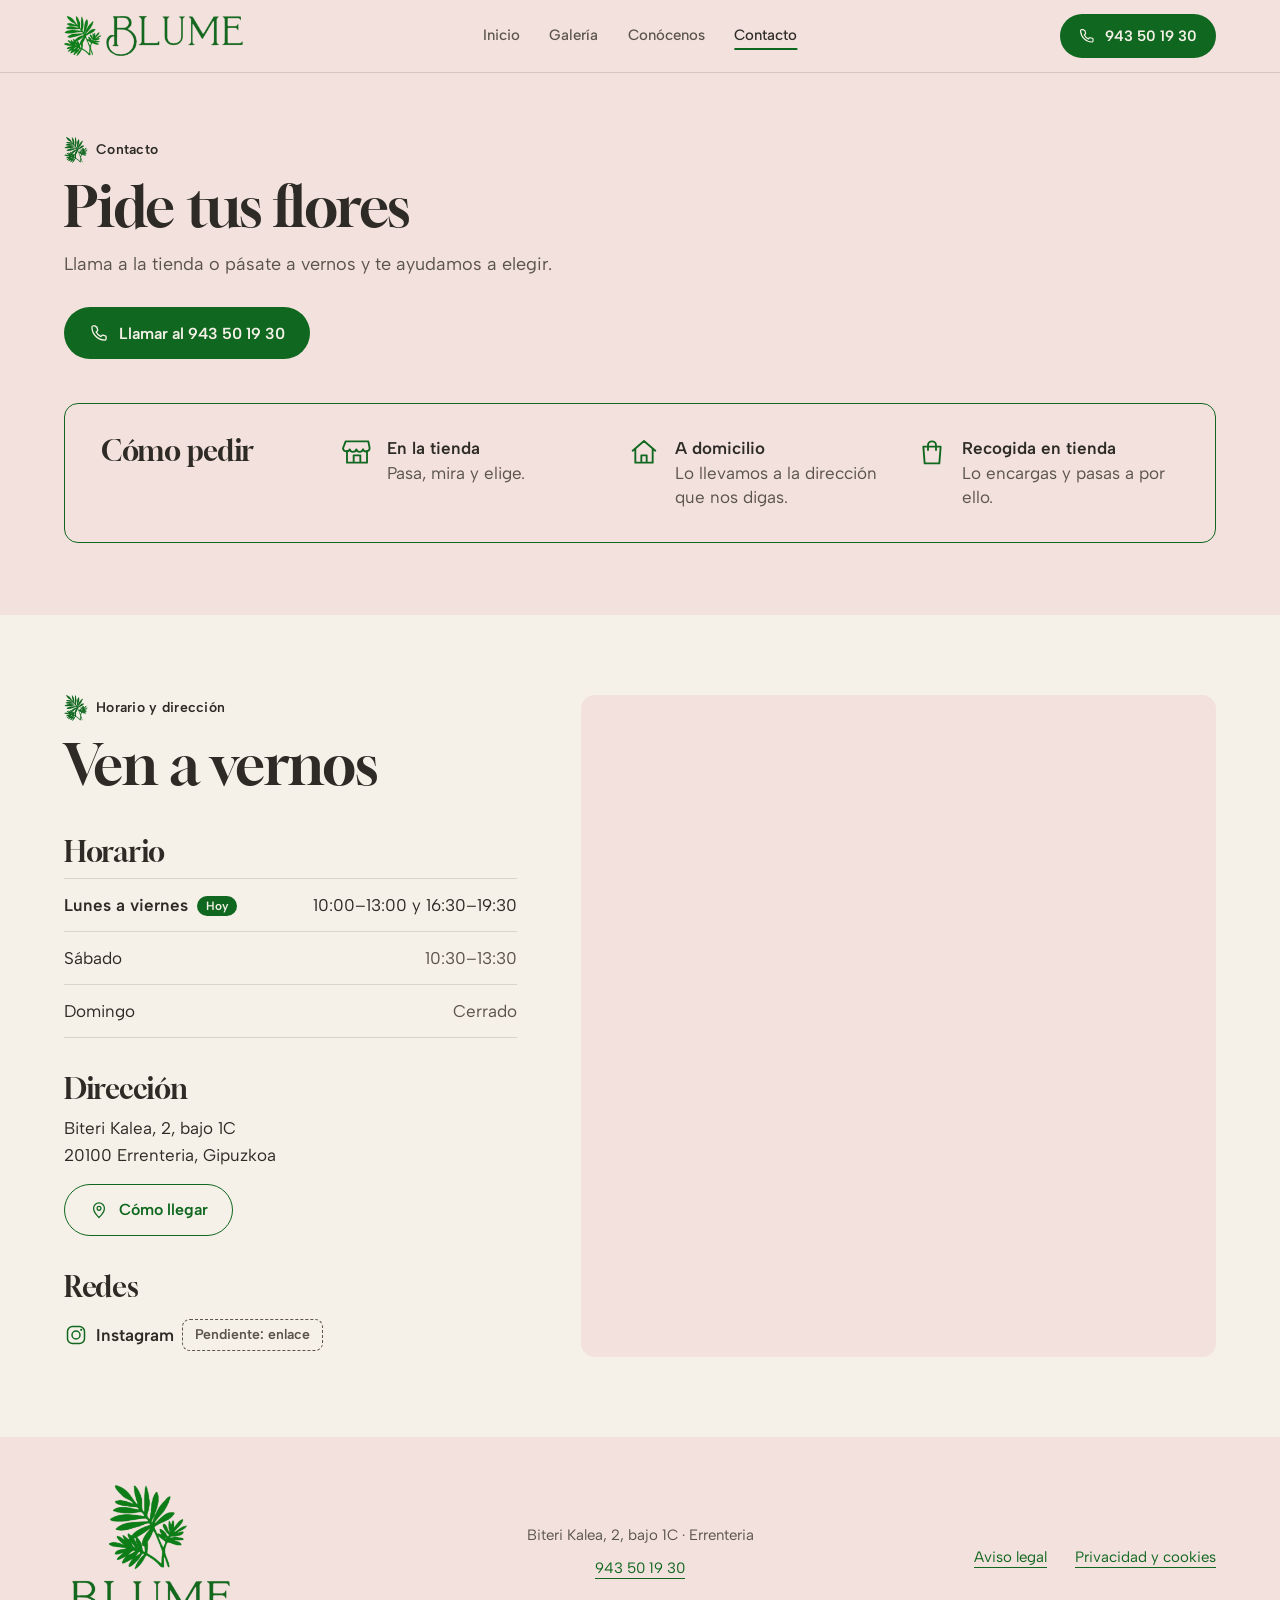
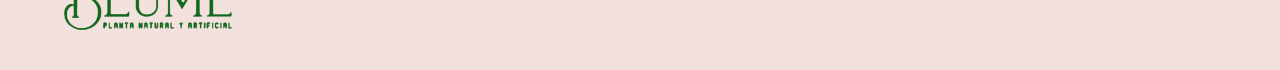
<file: v2/contacto.html>
<!doctype html>
<html lang="es">
<head>
  <meta charset="utf-8">
  <meta name="viewport" content="width=device-width, initial-scale=1">
  <meta name="robots" content="noindex, nofollow">
  <title>Contacto · Blume, floristería en Errenteria</title>
  <meta name="description" content="Pide tus flores en Blume: llama al 943 50 19 30 o ven a la tienda en Biteri Kalea, 2, Errenteria. Compra en tienda, entrega a domicilio o recogida. Horario y cómo llegar.">
  <meta name="theme-color" content="#f2e1dc">
  <link rel="icon" type="image/png" href="../imagenes/icono.png">
  <link rel="apple-touch-icon" href="../imagenes/icono.png">

  <!-- Tipografías: Gloock (titulares, serifa de contraste con carácter) y Albert Sans (texto) -->
  <link rel="preconnect" href="https://fonts.googleapis.com">
  <link rel="preconnect" href="https://fonts.gstatic.com" crossorigin>
  <link rel="stylesheet" href="https://fonts.googleapis.com/css2?family=Albert+Sans:wght@400;500;600&family=Gloock&display=swap">

  <link rel="stylesheet" href="styles.css">
  <!-- Sin defer a propósito: marca <html class="js"> antes de pintar; el resto espera a DOMContentLoaded -->
  <script src="main.js"></script>
</head>
<body>
  <!-- Iconos: se dibujan una vez y se reutilizan con <use> -->
  <svg class="sprite" aria-hidden="true" focusable="false">
    <symbol id="i-tel" viewBox="0 0 24 24">
      <path d="M7.4 3.5H5.2A1.7 1.7 0 0 0 3.5 5.3C3.9 13.6 10.4 20.1 18.7 20.5a1.7 1.7 0 0 0 1.8-1.7v-2.2a1.2 1.2 0 0 0-.9-1.2l-3-.8a1.2 1.2 0 0 0-1.2.4l-1.2 1.4a12.6 12.6 0 0 1-5.6-5.6L10 9.6a1.2 1.2 0 0 0 .4-1.2l-.8-3a1.2 1.2 0 0 0-1.2-.9z" fill="none" stroke="currentColor" stroke-width="1.6" stroke-linejoin="round"/>
    </symbol>
    <symbol id="i-menu" viewBox="0 0 24 24">
      <path d="M4.5 9h15M4.5 15h15" fill="none" stroke="currentColor" stroke-width="1.5" stroke-linecap="round"/>
    </symbol>
    <symbol id="i-cerrar" viewBox="0 0 24 24">
      <path d="M6 6l12 12M18 6L6 18" fill="none" stroke="currentColor" stroke-width="1.5" stroke-linecap="round"/>
    </symbol>
    <symbol id="i-tienda" viewBox="0 0 24 24">
      <path d="M4.5 10.5V20h15v-9.5M3.5 4h17l1 5.2a2.6 2.6 0 0 1-5 .8 2.6 2.6 0 0 1-5 0 2.6 2.6 0 0 1-5 0 2.6 2.6 0 0 1-5-.8zM9.5 20v-5.5h5V20" fill="none" stroke="currentColor" stroke-width="1.4" stroke-linejoin="round"/>
    </symbol>
    <symbol id="i-casa" viewBox="0 0 24 24">
      <path d="M3.5 11 12 3.8l8.5 7.2M5.5 9.5V20h13V9.5M10 20v-5.5h4V20" fill="none" stroke="currentColor" stroke-width="1.4" stroke-linecap="round" stroke-linejoin="round"/>
    </symbol>
    <symbol id="i-bolsa" viewBox="0 0 24 24">
      <path d="M5.5 8h13l-1 12.5h-11zM9 10.5V7a3 3 0 0 1 6 0v3.5" fill="none" stroke="currentColor" stroke-width="1.4" stroke-linecap="round" stroke-linejoin="round"/>
    </symbol>
    <symbol id="i-ruta" viewBox="0 0 24 24">
      <path d="M12 21s-6.5-5.9-6.5-11a6.5 6.5 0 0 1 13 0c0 5.1-6.5 11-6.5 11z" fill="none" stroke="currentColor" stroke-width="1.5" stroke-linejoin="round"/>
      <circle cx="12" cy="10" r="2.3" fill="none" stroke="currentColor" stroke-width="1.5"/>
    </symbol>
    <symbol id="i-instagram" viewBox="0 0 24 24">
      <rect x="3.5" y="3.5" width="17" height="17" rx="5" fill="none" stroke="currentColor" stroke-width="1.5"/>
      <circle cx="12" cy="12" r="4" fill="none" stroke="currentColor" stroke-width="1.5"/>
      <circle cx="17.2" cy="6.8" r="1.1" fill="currentColor"/>
    </symbol>
  </svg>

  <a class="saltar" href="#contenido">Saltar al contenido</a>

  <!-- ===== Cabecera fija: marca, menú y llamada (siempre visible) ===== -->
  <header class="cabecera" data-cabecera>
    <div class="cabecera__interior">
      <a class="marca" href="index.html" aria-label="Blume, ir al inicio">
        <img class="marca__logo" src="../imagenes/logo-horizontal.webp" width="590" height="132" alt="">
      </a>
      <nav class="cabecera__nav" id="menu" aria-label="Principal">
        <a href="index.html">Inicio</a>
        <a href="galeria.html">Galería</a>
        <a href="conocenos.html">Conócenos</a>
        <a href="contacto.html" aria-current="page">Contacto</a>
      </nav>
      <div class="cabecera__acciones">
        <a class="boton boton--cabecera" href="tel:+34943501930">
          <svg class="icono" aria-hidden="true"><use href="#i-tel"/></svg>
          <span class="solo-movil">Llamar</span>
          <span class="solo-escritorio">943 50 19 30</span>
        </a>
        <button class="boton-redondo menu-boton" type="button" aria-expanded="false" aria-controls="menu" data-menu-boton hidden>
          <svg class="icono icono--abrir" aria-hidden="true"><use href="#i-menu"/></svg>
          <svg class="icono icono--cerrar" aria-hidden="true"><use href="#i-cerrar"/></svg>
          <span class="visualmente-oculto">Menú</span>
        </button>
      </div>
    </div>
  </header>

  <main id="contenido">

    <!-- ===== Pide tus flores: llamar y cómo pedir ===== -->
    <section class="intro pedir" aria-labelledby="titulo">
      <div class="contenedor">
        <p class="antetitulo">
          <span class="antetitulo__hoja" aria-hidden="true"></span>
          Contacto
        </p>
        <h1 id="titulo">Pide tus flores</h1>
        <p class="intro__texto">Llama a la tienda o pásate a vernos y te ayudamos a elegir.</p>
        <p class="pedir__accion">
          <a class="boton boton--principal" href="tel:+34943501930">
            <svg class="icono" aria-hidden="true"><use href="#i-tel"/></svg>
            Llamar al 943 50 19 30
          </a>
        </p>

        <div class="entrega">
          <h2 class="entrega__titulo">Cómo pedir</h2>
          <ul class="entrega__opciones">
            <li>
              <svg class="entrega__icono" aria-hidden="true"><use href="#i-tienda"/></svg>
              <span><strong>En la tienda</strong> Pasa, mira y elige.</span>
            </li>
            <li>
              <svg class="entrega__icono" aria-hidden="true"><use href="#i-casa"/></svg>
              <span><strong>A domicilio</strong> Lo llevamos a la dirección que nos digas.</span>
            </li>
            <li>
              <svg class="entrega__icono" aria-hidden="true"><use href="#i-bolsa"/></svg>
              <span><strong>Recogida en tienda</strong> Lo encargas y pasas a por ello.</span>
            </li>
          </ul>
        </div>
      </div>
    </section>

    <!-- ===== Ven a vernos: horario, dirección, redes y mapa ===== -->
    <section class="seccion visitanos" id="visitanos" aria-labelledby="visitanos-titulo">
      <div class="contenedor visitanos__rejilla">
        <div class="visitanos__datos">
          <header class="seccion__cabeza">
            <p class="antetitulo">
              <span class="antetitulo__hoja" aria-hidden="true"></span>
              Horario y dirección
            </p>
            <h2 id="visitanos-titulo">Ven a vernos</h2>
          </header>

          <div class="visitanos__bloque">
            <h3>Horario</h3>
            <table class="horario">
              <caption class="visualmente-oculto">Horario de apertura de la tienda</caption>
              <tbody>
                <tr data-dias="1 2 3 4 5">
                  <th scope="row">Lunes a viernes</th>
                  <td><span class="horario__tramo">10:00–13:00</span><span class="horario__y"> y </span><span class="horario__tramo">16:30–19:30</span></td>
                </tr>
                <tr data-dias="6">
                  <th scope="row">Sábado</th>
                  <td>10:30–13:30</td>
                </tr>
                <tr data-dias="0">
                  <th scope="row">Domingo</th>
                  <td>Cerrado</td>
                </tr>
              </tbody>
            </table>
          </div>

          <div class="visitanos__bloque">
            <h3>Dirección</h3>
            <address>Biteri Kalea, 2, bajo 1C<br>20100 Errenteria, Gipuzkoa</address>
            <a class="boton boton--secundario" href="https://www.google.com/maps/dir/?api=1&amp;destination=Biteri%20Kalea%202%2C%2020100%20Errenteria%2C%20Gipuzkoa" target="_blank" rel="noopener">
              <svg class="icono" aria-hidden="true"><use href="#i-ruta"/></svg>
              Cómo llegar <span class="visualmente-oculto">(se abre Google Maps)</span>
            </a>
          </div>

          <div class="visitanos__bloque">
            <h3>Redes</h3>
            <ul class="redes">
              <li class="redes__item">
                <svg class="redes__icono" aria-hidden="true"><use href="#i-instagram"/></svg>
                Instagram
                <span class="pendiente">Pendiente: enlace</span>
              </li>
            </ul>
          </div>
        </div>

        <div class="visitanos__mapa">
          <iframe src="https://www.google.com/maps?q=Biteri%20Kalea%202%2C%2020100%20Errenteria%2C%20Gipuzkoa&amp;output=embed"
                  width="600" height="450" loading="lazy" referrerpolicy="strict-origin-when-cross-origin"
                  title="Mapa: Blume en Biteri Kalea, 2, Errenteria"></iframe>
        </div>
      </div>
    </section>
  </main>

  <!-- ===== Pie ===== -->
  <footer class="pie">
    <div class="contenedor pie__interior">
      <img class="pie__logo" src="../imagenes/logo-pie.webp" width="600" height="517" loading="lazy" alt="Blume, planta natural y artificial">
      <p class="pie__datos">Biteri Kalea, 2, bajo 1C · Errenteria<br><a href="tel:+34943501930">943 50 19 30</a></p>
      <nav class="pie__legal" aria-label="Textos legales">
        <a href="legal.html#aviso-legal">Aviso legal</a>
        <a href="legal.html#privacidad">Privacidad y cookies</a>
      </nav>
    </div>
  </footer>
</body>
</html>
</file>
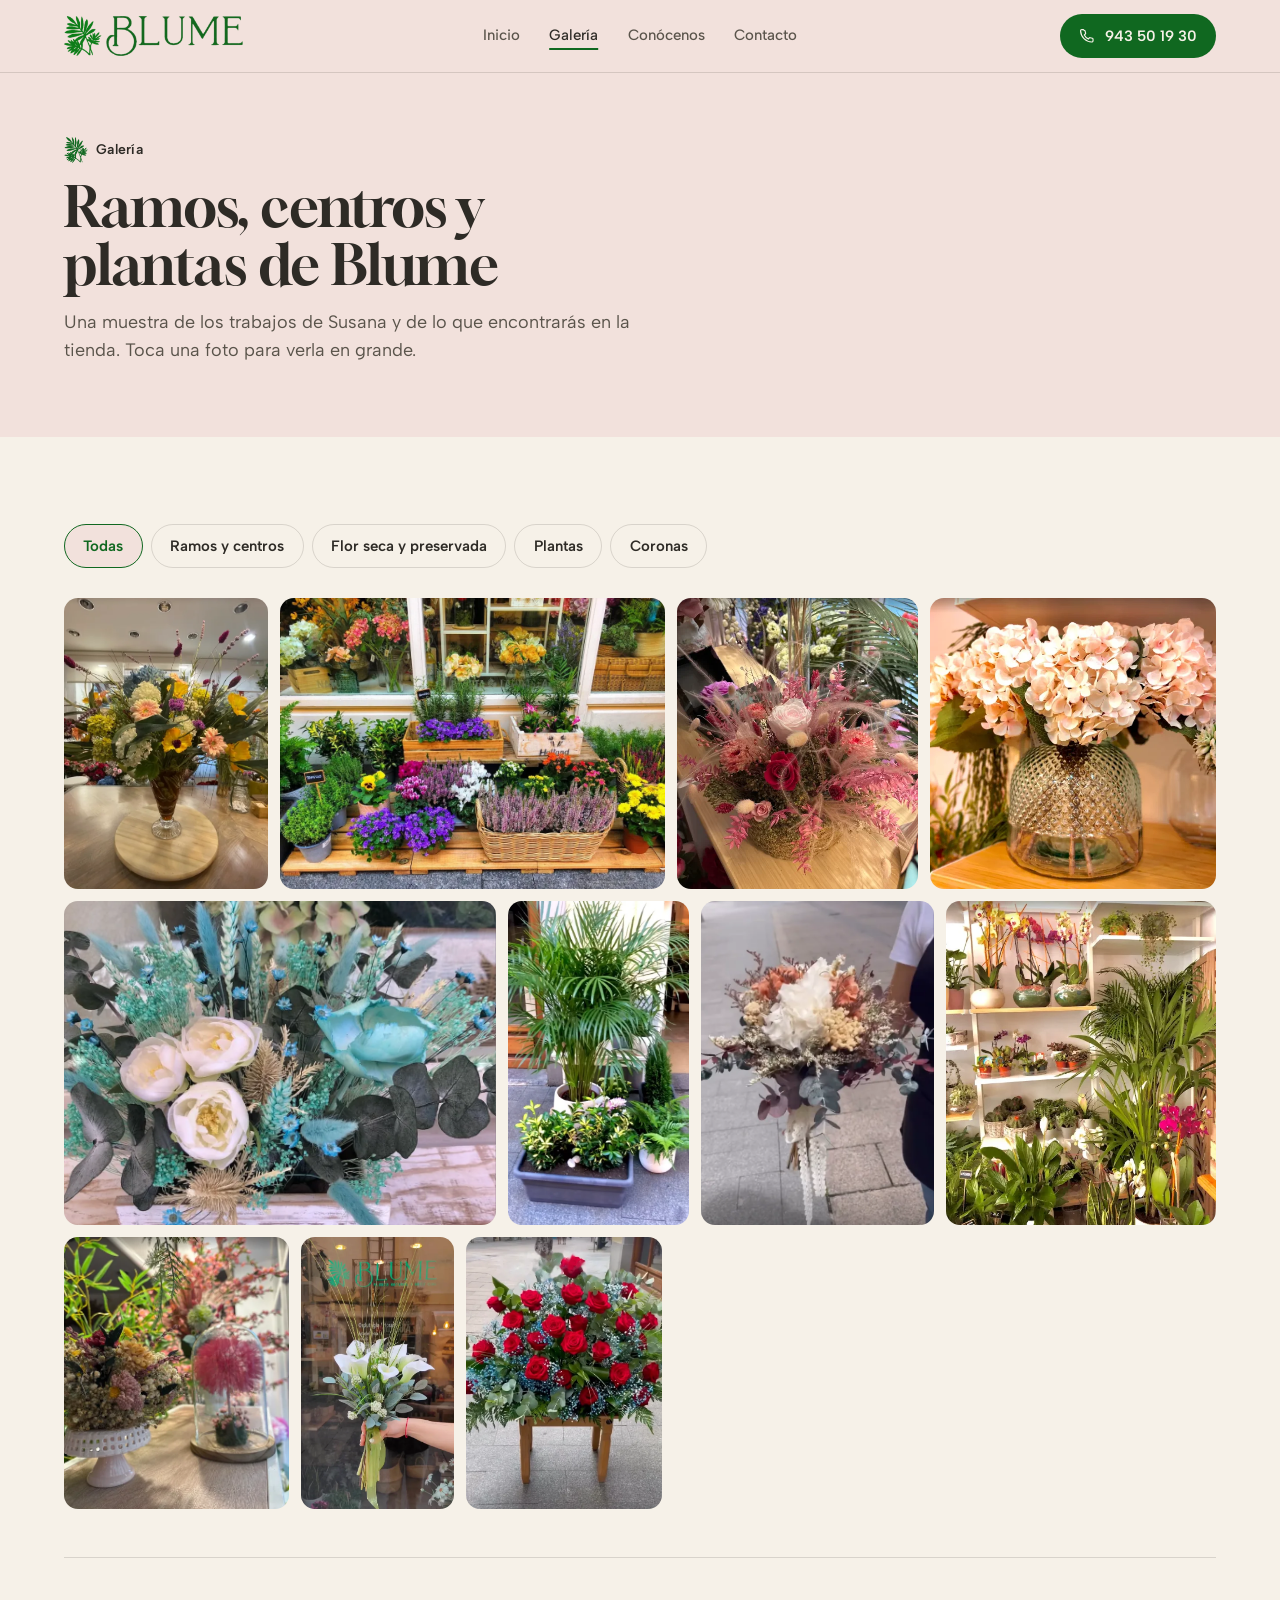
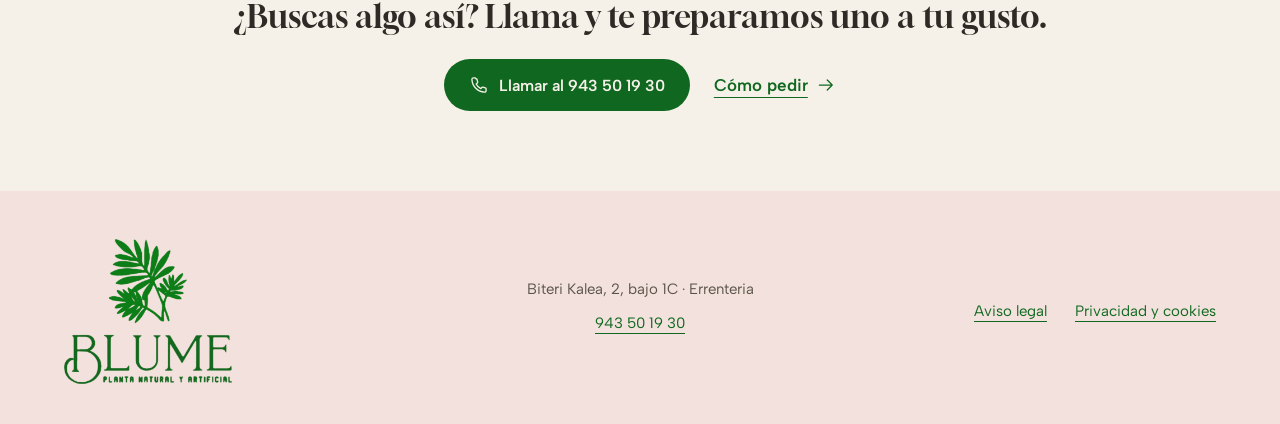
<file: v2/galeria.html>
<!doctype html>
<html lang="es">
<head>
  <meta charset="utf-8">
  <meta name="viewport" content="width=device-width, initial-scale=1">
  <meta name="robots" content="noindex, nofollow">
  <title>Galería · Blume, floristería en Errenteria</title>
  <meta name="description" content="Ramos, centros, flor seca y preservada, plantas y coronas de Blume, la floristería de Susana en el centro de Errenteria.">
  <meta name="theme-color" content="#f2e1dc">
  <link rel="icon" type="image/png" href="../imagenes/icono.png">
  <link rel="apple-touch-icon" href="../imagenes/icono.png">

  <!-- Tipografías: Gloock (titulares, serifa de contraste con carácter) y Albert Sans (texto) -->
  <link rel="preconnect" href="https://fonts.googleapis.com">
  <link rel="preconnect" href="https://fonts.gstatic.com" crossorigin>
  <link rel="stylesheet" href="https://fonts.googleapis.com/css2?family=Albert+Sans:wght@400;500;600&family=Gloock&display=swap">

  <link rel="stylesheet" href="styles.css">
  <!-- Sin defer a propósito: marca <html class="js"> antes de pintar; el resto espera a DOMContentLoaded -->
  <script src="main.js"></script>
</head>
<body>
  <!-- Iconos: se dibujan una vez y se reutilizan con <use> -->
  <svg class="sprite" aria-hidden="true" focusable="false">
    <symbol id="i-tel" viewBox="0 0 24 24">
      <path d="M7.4 3.5H5.2A1.7 1.7 0 0 0 3.5 5.3C3.9 13.6 10.4 20.1 18.7 20.5a1.7 1.7 0 0 0 1.8-1.7v-2.2a1.2 1.2 0 0 0-.9-1.2l-3-.8a1.2 1.2 0 0 0-1.2.4l-1.2 1.4a12.6 12.6 0 0 1-5.6-5.6L10 9.6a1.2 1.2 0 0 0 .4-1.2l-.8-3a1.2 1.2 0 0 0-1.2-.9z" fill="none" stroke="currentColor" stroke-width="1.6" stroke-linejoin="round"/>
    </symbol>
    <symbol id="i-menu" viewBox="0 0 24 24">
      <path d="M4.5 9h15M4.5 15h15" fill="none" stroke="currentColor" stroke-width="1.5" stroke-linecap="round"/>
    </symbol>
    <symbol id="i-cerrar" viewBox="0 0 24 24">
      <path d="M6 6l12 12M18 6L6 18" fill="none" stroke="currentColor" stroke-width="1.5" stroke-linecap="round"/>
    </symbol>
    <symbol id="i-anterior" viewBox="0 0 24 24">
      <path d="M20 12H4.5M10.5 6l-6 6 6 6" fill="none" stroke="currentColor" stroke-width="1.5" stroke-linecap="round" stroke-linejoin="round"/>
    </symbol>
    <symbol id="i-siguiente" viewBox="0 0 24 24">
      <path d="M4 12h15.5M13.5 6l6 6-6 6" fill="none" stroke="currentColor" stroke-width="1.5" stroke-linecap="round" stroke-linejoin="round"/>
    </symbol>
  </svg>

  <a class="saltar" href="#contenido">Saltar al contenido</a>

  <!-- ===== Cabecera fija: marca, menú y llamada (siempre visible) ===== -->
  <header class="cabecera" data-cabecera>
    <div class="cabecera__interior">
      <a class="marca" href="index.html" aria-label="Blume, ir al inicio">
        <img class="marca__logo" src="../imagenes/logo-horizontal.webp" width="590" height="132" alt="">
      </a>
      <nav class="cabecera__nav" id="menu" aria-label="Principal">
        <a href="index.html">Inicio</a>
        <a href="galeria.html" aria-current="page">Galería</a>
        <a href="conocenos.html">Conócenos</a>
        <a href="contacto.html">Contacto</a>
      </nav>
      <div class="cabecera__acciones">
        <a class="boton boton--cabecera" href="tel:+34943501930">
          <svg class="icono" aria-hidden="true"><use href="#i-tel"/></svg>
          <span class="solo-movil">Llamar</span>
          <span class="solo-escritorio">943 50 19 30</span>
        </a>
        <button class="boton-redondo menu-boton" type="button" aria-expanded="false" aria-controls="menu" data-menu-boton hidden>
          <svg class="icono icono--abrir" aria-hidden="true"><use href="#i-menu"/></svg>
          <svg class="icono icono--cerrar" aria-hidden="true"><use href="#i-cerrar"/></svg>
          <span class="visualmente-oculto">Menú</span>
        </button>
      </div>
    </div>
  </header>

  <main id="contenido">

    <!-- ===== Cabecera de la página ===== -->
    <section class="intro" aria-labelledby="titulo">
      <div class="contenedor">
        <p class="antetitulo">
          <span class="antetitulo__hoja" aria-hidden="true"></span>
          Galería
        </p>
        <h1 id="titulo">Ramos, centros y plantas de Blume</h1>
        <p class="intro__texto">Una muestra de los trabajos de Susana y de lo que encontrarás en la tienda. Toca una foto para verla en grande.</p>
      </div>
    </section>

    <!-- ===== Fotos: filtros por categoría y rejilla justificada ===== -->
    <section class="seccion fotos" aria-labelledby="fotos-titulo">
      <div class="contenedor">
        <h2 class="visualmente-oculto" id="fotos-titulo">Fotos</h2>

        <!-- Los filtros los activa main.js; sin JS se ven todas las fotos -->
        <div class="filtros" role="group" aria-label="Filtrar las fotos por categoría" data-filtros hidden>
          <button class="filtro" type="button" aria-pressed="true" data-filtro="todas">Todas</button>
          <button class="filtro" type="button" aria-pressed="false" data-filtro="ramos">Ramos y centros</button>
          <button class="filtro" type="button" aria-pressed="false" data-filtro="seca">Flor seca y preservada</button>
          <button class="filtro" type="button" aria-pressed="false" data-filtro="plantas">Plantas</button>
          <button class="filtro" type="button" aria-pressed="false" data-filtro="coronas">Coronas</button>
        </div>
        <p class="visualmente-oculto" aria-live="polite" data-filtro-estado></p>

        <!-- --r = ancho / alto de cada foto: así cada fila queda a la misma altura sin recortar nada -->
        <ul class="rejilla">
          <li class="rejilla__item" data-categorias="ramos" style="--r: .7005">
            <a class="rejilla__foto" href="../imagenes/ramo-deco2.webp" data-foto>
              <img src="../imagenes/ramo-deco2.webp" width="531" height="758" fetchpriority="high"
                   alt="Gran centro de flores en colores vivos, en una copa de cristal sobre el mostrador">
            </a>
          </li>
          <li class="rejilla__item" data-categorias="plantas" style="--r: 1.3247">
            <a class="rejilla__foto" href="../imagenes/exterior1.webp" data-foto>
              <img src="../imagenes/exterior1.webp" width="922" height="696"
                   alt="Brezos, pensamientos, romero, tomillo y otras plantas en flor, en cajas de madera a la puerta de la tienda">
            </a>
          </li>
          <li class="rejilla__item" data-categorias="ramos seca" style="--r: .8307">
            <a class="rejilla__foto" href="../imagenes/flores-secas2.webp" data-foto>
              <img src="../imagenes/flores-secas2.webp" width="476" height="573" loading="lazy"
                   alt="Centro de flor seca y preservada en tonos rosa y granate, con rosas">
            </a>
          </li>
          <li class="rejilla__item" data-categorias="ramos" style="--r: .9826">
            <a class="rejilla__foto" href="../imagenes/ramo-deco1.webp" data-foto>
              <img src="../imagenes/ramo-deco1.webp" width="565" height="575" loading="lazy"
                   alt="Hortensias rosadas en un jarrón de cristal labrado">
            </a>
          </li>
          <li class="rejilla__item" data-categorias="seca" style="--r: 1.3305">
            <a class="rejilla__foto" href="../imagenes/flores-secas1.webp" data-foto>
              <img src="../imagenes/flores-secas1.webp" width="926" height="696" loading="lazy"
                   alt="Composición en blanco y turquesa con flor preservada, espigas y hojas de eucalipto">
            </a>
          </li>
          <li class="rejilla__item" data-categorias="plantas" style="--r: .5572">
            <a class="rejilla__foto" href="../imagenes/plantas1.webp" data-foto>
              <img src="../imagenes/plantas1.webp" width="516" height="926" loading="lazy"
                   alt="Palmera, helecho y otras plantas verdes en maceta">
            </a>
          </li>
          <li class="rejilla__item" data-categorias="ramos seca" style="--r: .7189">
            <a class="rejilla__foto" href="../imagenes/ramo-boda3.webp" data-foto>
              <img src="../imagenes/ramo-boda3.webp" width="532" height="740" loading="lazy"
                   alt="Ramo de flor preservada con hortensia blanca y melocotón, eucalipto y cinta de encaje">
            </a>
          </li>
          <li class="rejilla__item" data-categorias="plantas" style="--r: .8316">
            <a class="rejilla__foto" href="../imagenes/interior1.webp" data-foto>
              <img src="../imagenes/interior1.webp" width="479" height="576" loading="lazy"
                   alt="Estanterías de la tienda con orquídeas, palmeras de interior, cactus y otras plantas en maceta">
            </a>
          </li>
          <li class="rejilla__item" data-categorias="ramos seca" style="--r: .8269">
            <a class="rejilla__foto" href="../imagenes/flores-secas3.webp" data-foto>
              <img src="../imagenes/flores-secas3.webp" width="473" height="572" loading="lazy"
                   alt="Centro de flor seca sobre un pie de cerámica calada, junto a una campana de cristal con flor rosa">
            </a>
          </li>
          <li class="rejilla__item" data-categorias="ramos" style="--r: .5620">
            <a class="rejilla__foto" href="../imagenes/ramo-boda1.webp" data-foto>
              <img src="../imagenes/ramo-boda1.webp" width="517" height="920" loading="lazy"
                   alt="Ramo de calas blancas con eucalipto, delante del escaparate con el logotipo de Blume">
            </a>
          </li>
          <li class="rejilla__item" data-categorias="coronas" style="--r: .7205">
            <a class="rejilla__foto" href="../imagenes/corona-floral1.webp" data-foto>
              <img src="../imagenes/corona-floral1.webp" width="531" height="737" loading="lazy"
                   alt="Corona de rosas rojas con paniculata azul y eucalipto, sobre un soporte de madera">
            </a>
          </li>
        </ul>

        <div class="cierre">
          <p class="cierre__texto">¿Buscas algo así? Llama y te preparamos uno a tu gusto.</p>
          <div class="acciones">
            <a class="boton boton--principal" href="tel:+34943501930">
              <svg class="icono" aria-hidden="true"><use href="#i-tel"/></svg>
              Llamar al 943 50 19 30
            </a>
            <a class="enlace-flecha" href="contacto.html">
              Cómo pedir
              <svg class="icono" aria-hidden="true"><use href="#i-siguiente"/></svg>
            </a>
          </div>
        </div>
      </div>
    </section>
  </main>

  <!-- ===== Pie ===== -->
  <footer class="pie">
    <div class="contenedor pie__interior">
      <img class="pie__logo" src="../imagenes/logo-pie.webp" width="600" height="517" loading="lazy" alt="Blume, planta natural y artificial">
      <p class="pie__datos">Biteri Kalea, 2, bajo 1C · Errenteria<br><a href="tel:+34943501930">943 50 19 30</a></p>
      <nav class="pie__legal" aria-label="Textos legales">
        <a href="legal.html#aviso-legal">Aviso legal</a>
        <a href="legal.html#privacidad">Privacidad y cookies</a>
      </nav>
    </div>
  </footer>

  <!-- ===== Visor de fotos (lo rellena main.js) ===== -->
  <dialog class="visor" aria-label="Fotos de Blume en grande" data-visor>
    <figure class="visor__figura">
      <div class="visor__marco">
        <img class="visor__img" src="../imagenes/ramo-deco2.webp" width="531" height="758" loading="lazy" alt="" data-visor-img>
      </div>
      <figcaption class="visor__pie" aria-live="polite">
        <span class="visualmente-oculto" data-visor-texto></span>
        <span class="visor__cuenta" data-visor-cuenta></span>
      </figcaption>
    </figure>
    <button class="visor__boton visor__cerrar" type="button" aria-label="Cerrar" data-visor-cerrar>
      <svg class="icono" aria-hidden="true"><use href="#i-cerrar"/></svg>
    </button>
    <button class="visor__boton visor__nav visor__nav--anterior" type="button" aria-label="Foto anterior" data-visor-anterior>
      <svg class="icono" aria-hidden="true"><use href="#i-anterior"/></svg>
    </button>
    <button class="visor__boton visor__nav visor__nav--siguiente" type="button" aria-label="Foto siguiente" data-visor-siguiente>
      <svg class="icono" aria-hidden="true"><use href="#i-siguiente"/></svg>
    </button>
  </dialog>
</body>
</html>
</file>
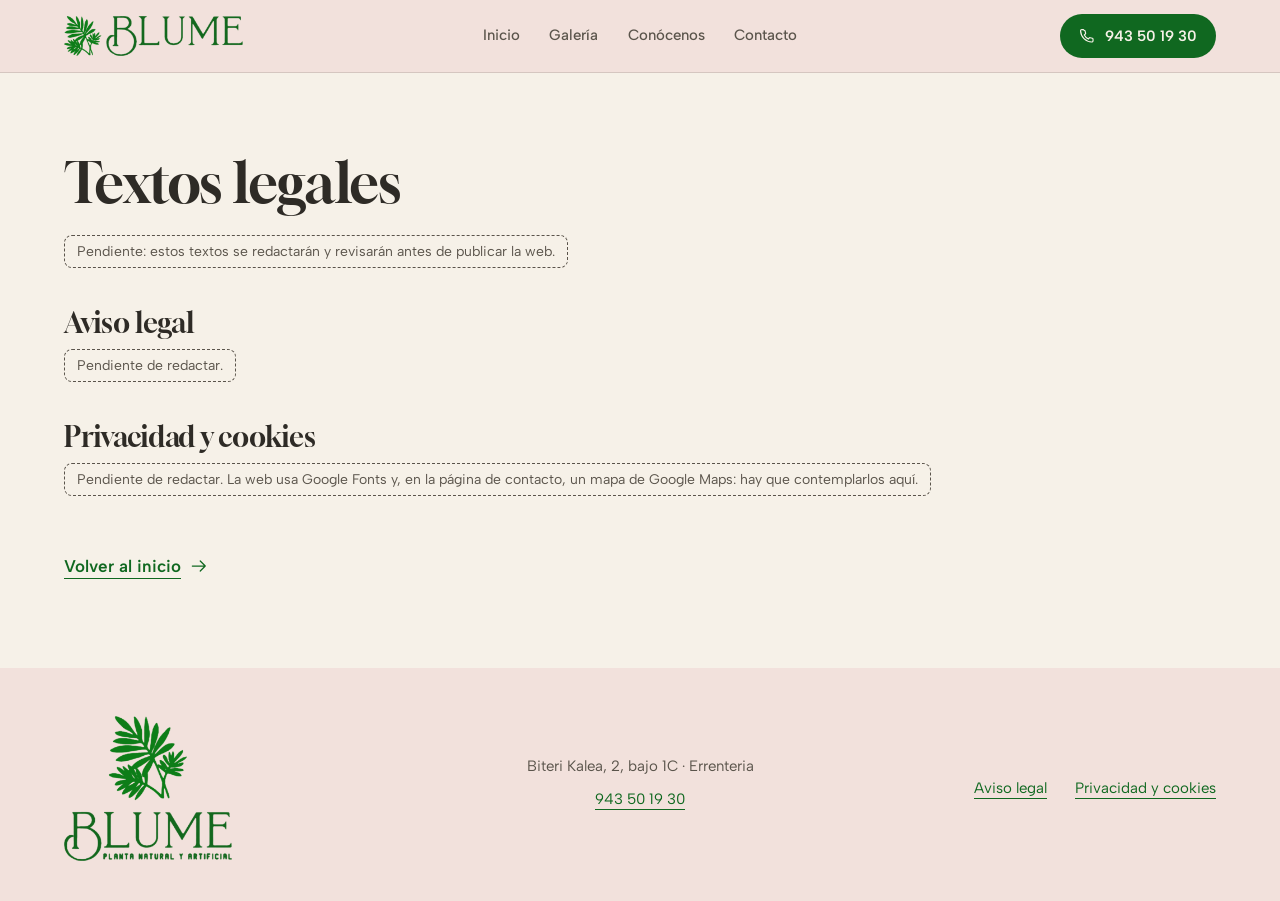
<file: v2/legal.html>
<!doctype html>
<html lang="es">
<head>
  <meta charset="utf-8">
  <meta name="viewport" content="width=device-width, initial-scale=1">
  <meta name="robots" content="noindex, nofollow">
  <title>Textos legales · Blume</title>
  <meta name="theme-color" content="#f2e1dc">
  <link rel="icon" type="image/png" href="../imagenes/icono.png">
  <link rel="apple-touch-icon" href="../imagenes/icono.png">
  <link rel="preconnect" href="https://fonts.googleapis.com">
  <link rel="preconnect" href="https://fonts.gstatic.com" crossorigin>
  <link rel="stylesheet" href="https://fonts.googleapis.com/css2?family=Albert+Sans:wght@400;500;600&family=Gloock&display=swap">
  <link rel="stylesheet" href="styles.css">
  <script src="main.js"></script>
</head>
<body>
  <svg class="sprite" aria-hidden="true" focusable="false">
    <symbol id="i-tel" viewBox="0 0 24 24">
      <path d="M7.4 3.5H5.2A1.7 1.7 0 0 0 3.5 5.3C3.9 13.6 10.4 20.1 18.7 20.5a1.7 1.7 0 0 0 1.8-1.7v-2.2a1.2 1.2 0 0 0-.9-1.2l-3-.8a1.2 1.2 0 0 0-1.2.4l-1.2 1.4a12.6 12.6 0 0 1-5.6-5.6L10 9.6a1.2 1.2 0 0 0 .4-1.2l-.8-3a1.2 1.2 0 0 0-1.2-.9z" fill="none" stroke="currentColor" stroke-width="1.6" stroke-linejoin="round"/>
    </symbol>
    <symbol id="i-menu" viewBox="0 0 24 24">
      <path d="M4.5 9h15M4.5 15h15" fill="none" stroke="currentColor" stroke-width="1.5" stroke-linecap="round"/>
    </symbol>
    <symbol id="i-cerrar" viewBox="0 0 24 24">
      <path d="M6 6l12 12M18 6L6 18" fill="none" stroke="currentColor" stroke-width="1.5" stroke-linecap="round"/>
    </symbol>
    <symbol id="i-siguiente" viewBox="0 0 24 24">
      <path d="M4 12h15.5M13.5 6l6 6-6 6" fill="none" stroke="currentColor" stroke-width="1.5" stroke-linecap="round" stroke-linejoin="round"/>
    </symbol>
  </svg>

  <a class="saltar" href="#contenido">Saltar al contenido</a>

  <header class="cabecera" data-cabecera>
    <div class="cabecera__interior">
      <a class="marca" href="index.html" aria-label="Blume, ir al inicio">
        <img class="marca__logo" src="../imagenes/logo-horizontal.webp" width="590" height="132" alt="">
      </a>
      <nav class="cabecera__nav" id="menu" aria-label="Principal">
        <a href="index.html">Inicio</a>
        <a href="galeria.html">Galería</a>
        <a href="conocenos.html">Conócenos</a>
        <a href="contacto.html">Contacto</a>
      </nav>
      <div class="cabecera__acciones">
        <a class="boton boton--cabecera" href="tel:+34943501930">
          <svg class="icono" aria-hidden="true"><use href="#i-tel"/></svg>
          <span class="solo-movil">Llamar</span>
          <span class="solo-escritorio">943 50 19 30</span>
        </a>
        <button class="boton-redondo menu-boton" type="button" aria-expanded="false" aria-controls="menu" data-menu-boton hidden>
          <svg class="icono icono--abrir" aria-hidden="true"><use href="#i-menu"/></svg>
          <svg class="icono icono--cerrar" aria-hidden="true"><use href="#i-cerrar"/></svg>
          <span class="visualmente-oculto">Menú</span>
        </button>
      </div>
    </div>
  </header>

  <main class="seccion legal" id="contenido">
    <div class="contenedor">
      <h1>Textos legales</h1>
      <p class="pendiente">Pendiente: estos textos se redactarán y revisarán antes de publicar la web.</p>

      <section id="aviso-legal" class="legal__bloque">
        <h2>Aviso legal</h2>
        <p class="pendiente">Pendiente de redactar.</p>
      </section>

      <section id="privacidad" class="legal__bloque">
        <h2>Privacidad y cookies</h2>
        <p class="pendiente">Pendiente de redactar. La web usa Google Fonts y, en la página de contacto, un mapa de Google Maps: hay que contemplarlos aquí.</p>
      </section>

      <p class="legal__volver">
        <a class="enlace-flecha" href="index.html">
          Volver al inicio
          <svg class="icono" aria-hidden="true"><use href="#i-siguiente"/></svg>
        </a>
      </p>
    </div>
  </main>

  <footer class="pie">
    <div class="contenedor pie__interior">
      <img class="pie__logo" src="../imagenes/logo-pie.webp" width="600" height="517" loading="lazy" alt="Blume, planta natural y artificial">
      <p class="pie__datos">Biteri Kalea, 2, bajo 1C · Errenteria<br><a href="tel:+34943501930">943 50 19 30</a></p>
      <nav class="pie__legal" aria-label="Textos legales">
        <a href="legal.html#aviso-legal">Aviso legal</a>
        <a href="legal.html#privacidad">Privacidad y cookies</a>
      </nav>
    </div>
  </footer>
</body>
</html>
</file>
<file: styles.css>
/* =============================================================
   Blume · Floristería — demo de una página
   -------------------------------------------------------------
   1. Variables          7. Secciones comunes
   2. Base               8. Servicios
   3. Utilidades         9. Galería
   4. Botones y enlaces 10. Contacto y horario
   5. Cabecera          11. Pie y página legal
   6. Portada           12. Visor de fotos
                        13. Movimiento
   Mobile-first: estilos base para móvil y min-width para más ancho.

   Criterio de color (cuatro colores, nada más):
   - rosa y crema: fondos, alternos y empezando en rosa;
   - tinta: titulares y texto;
   - el verde del logotipo de Blume (#106820): único acento, solo en
     botones, enlaces, teléfono, palmeras e iconos. Nunca en bloques.
   El logotipo es el real (imagenes/logo*.webp). La maquetación de las
   secciones es la de la primera versión de la demo.
   ============================================================= */


/* 1. Variables ------------------------------------------------ */

:root {
  --rosa: #f2e1dc;              /* rosa empolvado: cabecera, portada, galería y pie */
  --crema: #f6f1e8;             /* crema: servicios y contacto */
  --tinta: #2e2b26;             /* titulares y texto */
  --tinta-suave: #5a544b;       /* texto secundario */
  --verde: #106820;             /* el verde del logotipo: acento */
  --verde-oscuro: #0b4f18;      /* el mismo verde, al pasar por encima */
  --verde-linea: rgb(16 104 32 / .35);  /* contorno de los botones redondos */
  --linea: rgb(46 43 38 / .15);         /* líneas finas */
  --foco: var(--verde);

  --f-titulo: "Gloock", Georgia, serif;
  --f-texto: "Albert Sans", "Segoe UI", system-ui, sans-serif;

  --cabecera: 3.75rem;
  --margen: 1.25rem;
  --ancho: 72rem;
  --radio: 14px;
  --curva: cubic-bezier(.2, .7, .2, 1);
}

@media (min-width: 600px) { :root { --margen: 1.75rem; } }
@media (min-width: 768px) { :root { --cabecera: 4.5rem; } }
@media (min-width: 1024px) { :root { --margen: 2.5rem; } }


/* 2. Base ----------------------------------------------------- */

*, *::before, *::after { box-sizing: border-box; }

html {
  -webkit-text-size-adjust: 100%;
  /* Que la cabecera fija no tape ni los destinos de los enlaces # ni el foco */
  scroll-padding-top: calc(var(--cabecera) + 1rem);
  scroll-padding-bottom: 1.5rem;
}

body {
  margin: 0;
  background: var(--rosa);
  color: var(--tinta);
  font-family: var(--f-texto);
  font-size: 1.0625rem;
  line-height: 1.55;
  -webkit-font-smoothing: antialiased;
}

img { display: block; max-width: 100%; height: auto; }

h1, h2, h3 {
  margin: 0;
  color: var(--tinta);
  font-family: var(--f-titulo);
  font-weight: 400;
  line-height: 1.04;
  letter-spacing: -.01em;
  text-wrap: balance;
}

p, figure { margin: 0; }
ul { margin: 0; padding: 0; list-style: none; }
a { color: inherit; }

:focus-visible { outline: 2px solid var(--foco); outline-offset: 3px; }


/* 3. Utilidades ----------------------------------------------- */

.contenedor {
  max-width: calc(var(--ancho) + 2 * var(--margen));
  margin-inline: auto;
  padding-inline: var(--margen);
}

.visualmente-oculto {
  position: absolute !important;
  width: 1px; height: 1px;
  margin: -1px; padding: 0; border: 0;
  overflow: hidden;
  clip: rect(0 0 0 0);
  white-space: nowrap;
}

.sprite { position: absolute; width: 0; height: 0; overflow: hidden; }

.icono { width: 1.25rem; height: 1.25rem; flex: none; }

.saltar {
  position: absolute;
  top: -10rem;
  left: var(--margen);
  z-index: 100;
  display: inline-flex;
  align-items: center;
  min-height: 2.75rem;
  padding: .5rem 1rem;
  border-radius: 999px;
  background: var(--verde);
  color: var(--crema);
  font-weight: 600;
}
.saltar:focus { top: .5rem; }

/* Antetítulo de cada sección: texto en tinta y la palmera del logotipo en
   verde (la imagen hace de máscara y se rellena de verde) */
.antetitulo {
  display: flex;
  align-items: center;
  gap: .5rem;
  margin-bottom: .9rem;
  color: var(--tinta);
  font-size: .875rem;
  font-weight: 600;
  line-height: 1.3;
  letter-spacing: .02em;
}
.antetitulo__hoja {
  width: 1.5rem;
  height: 1.6rem;
  flex: none;
  background: var(--verde);
  -webkit-mask: url("imagenes/logo-hoja.webp") center / contain no-repeat;
          mask: url("imagenes/logo-hoja.webp") center / contain no-repeat;
}

.solo-escritorio { display: none; }
@media (min-width: 768px) {
  .solo-movil { display: none; }
  .solo-escritorio { display: inline; }
}

/* Marcador de dato pendiente: visible a propósito mientras sea demo */
.pendiente {
  justify-self: start;
  padding: .35rem .75rem;
  border: 1px dashed currentColor;
  border-radius: 8px;
  color: var(--tinta-suave);
  font-size: .875rem;
  line-height: 1.4;
}


/* 4. Botones y enlaces ---------------------------------------- */

.boton {
  display: inline-flex;
  align-items: center;
  justify-content: center;
  gap: .6rem;
  min-height: 3.25rem;
  padding: .8rem 1.5rem;
  border: 1.5px solid transparent;
  border-radius: 999px;
  font: 600 1rem/1.2 var(--f-texto);
  text-decoration: none;
  transition: background-color .25s, color .25s, border-color .25s;
}

/* La acción principal (llamar): verde del logotipo relleno */
.boton--principal,
.boton--cabecera { background: var(--verde); color: var(--crema); }
.boton--principal:hover,
.boton--cabecera:hover { background: var(--verde-oscuro); }

.boton--cabecera {
  min-height: 2.75rem;
  padding: .5rem 1.1rem;
  font-size: .9375rem;
}
.boton--cabecera .icono { width: 1.1rem; height: 1.1rem; }

/* Secundario: contorno verde */
.boton--secundario { border-color: var(--verde); color: var(--verde); }
.boton--secundario:hover { background: var(--verde); color: var(--crema); }

/* Enlace de texto con flecha que avanza un poco al pasar por encima */
.enlace-flecha {
  display: inline-flex;
  align-items: center;
  gap: .5rem;
  min-height: 2.75rem;
  color: var(--verde);
  font-weight: 600;
  text-decoration: underline;
  text-decoration-thickness: 1px;
  text-underline-offset: .35em;
}
.enlace-flecha .icono { transition: transform .3s var(--curva); }
.enlace-flecha:hover .icono { transform: translateX(4px); }

/* Botones redondos de flecha (galería) */
.boton-icono {
  display: inline-grid;
  place-items: center;
  width: 3rem;
  height: 3rem;
  padding: 0;
  border: 1.5px solid var(--verde-linea);
  border-radius: 50%;
  background: transparent;
  color: var(--verde);
  cursor: pointer;
  transition: border-color .25s, background-color .25s, color .25s, opacity .25s;
}
.boton-icono:hover:not([aria-disabled="true"]) { border-color: var(--verde); background: var(--verde); color: var(--crema); }
.boton-icono[aria-disabled="true"] { opacity: .35; cursor: default; }


/* 5. Cabecera ------------------------------------------------- */

.cabecera {
  position: sticky;
  top: 0;
  z-index: 50;
  background: var(--rosa);
  color: var(--tinta);
  border-bottom: 1px solid var(--linea);
}

.cabecera__interior {
  display: flex;
  align-items: center;
  gap: 1rem;
  max-width: calc(var(--ancho) + 2 * var(--margen));
  height: var(--cabecera);
  margin-inline: auto;
  padding-inline: var(--margen);
}

.marca {
  display: inline-flex;
  align-items: center;
  min-height: 2.75rem;
  margin-right: auto;
}
/* Logotipo de Blume en horizontal (palmera + nombre), como en el vinilo del
   escaparate; sin el subtítulo, que a este tamaño no se leería */
.marca__logo { width: auto; height: 2.125rem; }

.cabecera__nav { display: none; }

/* Escritorio: marca a la izquierda, menú centrado y llamada a la derecha;
   el botón de llamar se ve siempre, de principio a fin */
@media (min-width: 768px) {
  .cabecera__interior { display: grid; grid-template-columns: 1fr auto 1fr; gap: .5rem; }
  .marca { justify-self: start; margin-right: 0; }
  .boton--cabecera { justify-self: end; }
  .cabecera__nav { display: flex; gap: .25rem; }
  .cabecera__nav a {
    display: inline-flex;
    align-items: center;
    min-height: 2.75rem;
    padding-inline: .8rem;
    color: var(--tinta-suave);
    font-size: .9375rem;
    font-weight: 500;
    text-decoration: none;
    transition: color .2s;
  }
  .cabecera__nav a:hover { color: var(--verde); }
  .marca__logo { height: 2.5rem; }
}


/* 6. Portada: el escaparate de noche --------------------------- */

.portada { background: var(--rosa); }

.portada__interior {
  display: grid;
  max-width: calc(var(--ancho) + 2 * var(--margen));
  margin-inline: auto;
}

/* Móvil: la foto arriba, a todo lo ancho y con su color real. El encuadre
   deja fuera los 55 px de la izquierda, donde hay pegatinas de otro cartel */
.portada__foto { overflow: hidden; }
.portada__foto img {
  width: 100%;
  aspect-ratio: 825 / 651;
  object-fit: cover;
  object-position: 100% 50%;
}

.portada__texto { padding: 1.75rem var(--margen) 3rem; }

.portada h1 {
  max-width: 14ch;
  font-size: clamp(2.5rem, 1.6rem + 3.4vw, 4.25rem);
  line-height: 1.02;
}

.portada__entrada {
  max-width: 32rem;
  margin-top: 1rem;
  color: var(--tinta-suave);
  font-size: 1.125rem;
}

.portada__acciones {
  display: flex;
  flex-wrap: wrap;
  align-items: center;
  gap: .75rem 1.5rem;
  margin-top: 1.75rem;
}

/* Tableta: foto a lo ancho pero recortada en alto */
@media (min-width: 600px) and (max-width: 959px) {
  .portada__foto img {
    height: min(50vh, 27rem);
    aspect-ratio: auto;
    object-position: 100% 40%;
  }
}

/* Escritorio: texto a la izquierda y escaparate a la derecha, a media
   pantalla (nunca más grande que la foto real, que mide 880 × 651) */
@media (min-width: 960px) {
  .portada__interior {
    grid-template-columns: minmax(0, 5fr) minmax(0, 7fr);
    align-items: center;
    padding-inline: var(--margen);
  }
  .portada__texto { grid-column: 1; grid-row: 1; padding: 3rem 2.5rem 3.5rem 0; }
  .portada__foto { grid-column: 2; grid-row: 1; margin-block: 2.25rem 2.75rem; border-radius: var(--radio); }
}


/* 7. Secciones comunes ---------------------------------------- */

/* Fondos, empezando en rosa: rosa (portada) · crema (servicios) ·
   rosa (galería) · crema (contacto) · rosa (pie). Nunca dos iguales seguidos. */
.seccion { padding-block: 3.5rem; }
.servicios, .contacto { background: var(--crema); }
.galeria { background: var(--rosa); }

.seccion__cabeza { margin-bottom: 2rem; }
.seccion h2 {
  max-width: 18ch;
  font-size: clamp(2.25rem, 1.6rem + 2.6vw, 3.5rem);
}

@media (min-width: 768px) {
  .seccion { padding-block: 5rem; }
  .seccion__cabeza { margin-bottom: 2.75rem; }
}


/* 8. Servicios ------------------------------------------------ */

.servicios__lista { display: grid; gap: 2.5rem; }

.servicio__foto {
  width: 100%;
  aspect-ratio: 4 / 3;
  object-fit: cover;
  margin-bottom: 1.1rem;
  border-radius: var(--radio);
}
.servicio__foto--plantas { object-position: 50% 35%; }
.servicio__foto--seca { object-position: 50% 60%; }
.servicio__foto--ramos { object-position: 50% 22%; }

.servicio h3 { margin-bottom: .45rem; font-size: 1.75rem; }
.servicio p { max-width: 30rem; color: var(--tinta-suave); }

@media (min-width: 700px) {
  .servicios__lista { grid-template-columns: repeat(3, minmax(0, 1fr)); gap: 1.5rem; }
  .servicio__foto { aspect-ratio: 4 / 5; }
  .servicio__foto--seca { object-position: 50% 50%; }
  .servicio__foto--ramos { object-position: 50% 50%; }
}
@media (min-width: 1024px) { .servicios__lista { gap: 2.5rem; } }

/* Cómo pedir: compra en tienda, domicilio o recogida, enmarcado con un
   borde fino en el verde del logotipo */
.entrega {
  display: grid;
  gap: 1.5rem;
  margin-top: 3rem;
  padding: 1.75rem 1.5rem;
  border: 1.5px solid var(--verde);
  border-radius: var(--radio);
}
.entrega__titulo { font-size: 1.75rem; }
.entrega__opciones { display: grid; gap: 1.25rem; }
.entrega__opciones li { display: flex; align-items: flex-start; gap: .9rem; color: var(--tinta-suave); line-height: 1.45; }
.entrega__opciones strong { display: block; color: var(--tinta); font-weight: 600; }
.entrega__icono { width: 2rem; height: 2rem; flex: none; color: var(--verde); }
.entrega__nota a {
  color: var(--verde);
  font-weight: 600;
  text-decoration-thickness: 1px;
  text-underline-offset: .25em;
  white-space: nowrap;
}

@media (min-width: 700px) {
  .entrega { padding: 2rem 2.25rem; }
  .entrega__opciones { grid-template-columns: repeat(3, minmax(0, 1fr)); gap: 1.5rem; }
}
/* Escritorio: título a la izquierda y opciones a la derecha; la nota de
   encargos, debajo y centrada en la página */
@media (min-width: 1024px) {
  .entrega { grid-template-columns: 13rem minmax(0, 1fr); column-gap: 2rem; align-items: start; }
  .entrega__nota { grid-column: 1 / -1; text-align: center; }
}


/* 9. Galería -------------------------------------------------- */

.galeria__cabeza {
  display: flex;
  flex-direction: column;
  align-items: flex-start;
  gap: 1.25rem;
}
.galeria__cabeza .seccion__cabeza { margin-bottom: 0; }
.galeria__ayuda { margin-top: .6rem; color: var(--tinta-suave); }

.galeria__flechas { display: flex; flex: none; gap: .5rem; }
.galeria__flechas[hidden] { display: none; }

@media (min-width: 768px) {
  .galeria__cabeza { flex-direction: row; align-items: flex-end; justify-content: space-between; }
}

/* Tira que sigue al dedo: cada foto conserva su proporción */
.galeria__pista {
  --borde: max(var(--margen), (100% - var(--ancho)) / 2);
  display: flex;
  gap: .75rem;
  padding: 2rem var(--borde) .75rem;
  overflow-x: auto;
  overscroll-behavior-x: contain;
  scroll-snap-type: x mandatory;
  scroll-padding-inline: var(--borde);
  scrollbar-width: none;
}
.galeria__pista::-webkit-scrollbar { display: none; }
.galeria__pista li { flex: none; scroll-snap-align: start; }

.galeria__foto {
  display: block;
  height: 21rem;
  overflow: hidden;
  border-radius: var(--radio);
}
.galeria__foto img {
  width: auto;
  height: 100%;
  max-width: min(82vw, 36rem);
  object-fit: cover;
}

/* Raya que indica cuánto se ha recorrido (la activa main.js) */
.galeria__progreso {
  position: relative;
  height: 2px;
  margin-top: 1rem;
  border-radius: 2px;
  background: var(--linea);
  overflow: hidden;
}
.galeria__progreso[hidden] { display: none; }
.galeria__progreso span {
  position: absolute;
  inset: 0 auto 0 0;
  width: var(--visible, 30%);
  border-radius: 2px;
  background: var(--verde);
  transform: translateX(var(--avance, 0%));
}

@media (min-width: 768px) {
  .galeria__pista { gap: 1rem; }
  .galeria__foto { height: 27rem; }
}


/* 10. Contacto y horario -------------------------------------- */

.contacto__rejilla { display: grid; gap: 2.75rem; }

.datos { display: grid; gap: 1.5rem; margin: 0 0 2.5rem; }
.datos dt {
  margin-bottom: .2rem;
  color: var(--tinta-suave);
  font-size: .875rem;
  font-weight: 600;
}
.datos dd { margin: 0; }

.datos__telefono {
  display: inline-flex;
  align-items: center;
  min-height: 2.75rem;
  color: var(--verde);
  font-family: var(--f-titulo);
  font-size: clamp(2.25rem, 1.9rem + 1.6vw, 3rem);
  line-height: 1;
  text-decoration: underline;
  text-decoration-thickness: 2px;
  text-underline-offset: .15em;
}
.datos__telefono:hover { color: var(--verde-oscuro); }

address { margin-bottom: 1rem; font-style: normal; }

.horario__titulo { margin-bottom: .6rem; font-size: 1.75rem; }

.horario { width: 100%; border-collapse: collapse; font-variant-numeric: tabular-nums; }
.horario th,
.horario td {
  padding: .8rem 0;
  border-bottom: 1px solid var(--linea);
  font-weight: 400;
  text-align: left;
  vertical-align: top;
}
.horario tr:first-child th,
.horario tr:first-child td { border-top: 1px solid var(--linea); }
.horario td { padding-left: 1rem; text-align: right; color: var(--tinta-suave); }

/* En móvil estrecho, cada tramo del horario en su línea */
.horario__tramo { display: block; }
.horario__y {
  position: absolute; width: 1px; height: 1px; overflow: hidden; clip: rect(0 0 0 0); white-space: nowrap;
}
@media (min-width: 420px) {
  .horario__tramo { display: inline; }
  .horario__y { position: static; width: auto; height: auto; overflow: visible; clip: auto; }
}

/* El día de hoy (lo marca main.js con la hora de Errenteria) */
.horario .es-hoy th { font-weight: 600; }
.horario .es-hoy td { color: var(--tinta); }
.horario__hoy {
  display: inline-block;
  margin-left: .55rem;
  padding: .05rem .55rem;
  border-radius: 999px;
  background: var(--verde);
  color: var(--crema);
  font-size: .75rem;
  font-weight: 600;
  vertical-align: .1em;
}

.contacto__mapa iframe {
  display: block;
  width: 100%;
  height: 20rem;
  border: 0;
  border-radius: var(--radio);
  background: var(--rosa);   /* mientras carga el mapa */
}

@media (min-width: 900px) {
  .contacto__rejilla { grid-template-columns: minmax(0, 5fr) minmax(0, 6fr); gap: 4rem; }
  .contacto__mapa iframe { height: 100%; min-height: 30rem; }
}


/* 11. Pie y página legal -------------------------------------- */

.pie {
  padding-block: 3rem 2.5rem;
  background: var(--rosa);
  color: var(--tinta-suave);
  font-size: .9375rem;
}
/* Móvil y tableta: una columna, todo centrado */
.pie__interior { display: grid; gap: 1.25rem; justify-items: center; text-align: center; }

/* Logotipo completo de Blume */
.pie__logo { width: 10.5rem; height: auto; }

.pie a { color: var(--verde); text-decoration-thickness: 1px; text-underline-offset: .3em; }
.pie__datos a { display: inline-flex; align-items: center; min-height: 2.75rem; }
.pie__legal { display: flex; flex-wrap: wrap; justify-content: center; gap: 0 1.75rem; }
.pie__legal a { display: inline-flex; align-items: center; min-height: 2.75rem; }

/* Escritorio: logotipo a la izquierda, datos en el centro y legales a la derecha */
@media (min-width: 1024px) {
  .pie__interior {
    grid-template-columns: minmax(0, 1fr) auto minmax(0, 1fr);
    align-items: center;
    justify-items: stretch;
    column-gap: 4rem;
    text-align: left;
  }
  .pie__logo { justify-self: start; }
  .pie__datos { justify-self: center; text-align: center; }
  .pie__legal { justify-self: end; justify-content: flex-end; }
}

/* Página de textos legales (pendiente) */
.legal { background: var(--rosa); }
.legal h1 { margin-bottom: 1.5rem; font-size: clamp(2.25rem, 1.6rem + 2.6vw, 3.5rem); }
.legal .pendiente { display: inline-block; }
.legal__bloque { margin-top: 2.5rem; }
.legal__bloque h2 { margin-bottom: .75rem; font-size: 1.75rem; }
.legal__volver { margin-top: 3rem; }


/* 12. Visor de fotos ------------------------------------------ */

.visor {
  width: 100%;
  height: 100%;
  max-width: none;
  max-height: none;
  margin: 0;
  padding: 0;
  border: 0;
  overflow: hidden;
  background: var(--crema);
  color: var(--tinta);
}
.visor::backdrop { background: transparent; }

.visor__figura {
  position: absolute;
  inset: 0;
  display: flex;
  flex-direction: column;
  align-items: center;
  justify-content: center;
  gap: 1rem;
  padding: 4.5rem var(--margen) 6rem;
  touch-action: pan-y;   /* el gesto horizontal lo maneja main.js */
}

.visor__marco {
  display: grid;
  place-items: center;
  max-width: 100%;
  min-height: 0;
}

/* Nunca más grande que la foto real: width/height auto + topes */
.visor__img {
  width: auto;
  height: auto;
  max-width: 100%;
  max-height: calc(100svh - 13.5rem);
  border-radius: var(--radio);
  user-select: none;
  -webkit-user-drag: none;
}

.visor__pie {
  max-width: 40rem;
  color: var(--tinta-suave);
  font-size: .9375rem;
  line-height: 1.45;
  text-align: center;
}
.visor__cuenta {
  display: block;
  color: var(--tinta);
  font-size: .8125rem;
  font-weight: 600;
  font-variant-numeric: tabular-nums;
}

.visor__boton {
  position: absolute;
  display: grid;
  place-items: center;
  width: 3rem;
  height: 3rem;
  padding: 0;
  border: 1.5px solid var(--verde-linea);
  border-radius: 50%;
  background: var(--crema);
  color: var(--verde);
  cursor: pointer;
  transition: background-color .2s, color .2s, border-color .2s;
}
.visor__boton:hover { border-color: var(--verde); background: var(--verde); color: var(--crema); }
.visor__cerrar { top: .75rem; right: var(--margen); }
.visor__nav { bottom: 1.25rem; }
.visor__nav--anterior { left: var(--margen); }
.visor__nav--siguiente { right: var(--margen); }

@media (min-width: 768px) {
  .visor__figura { padding: 4rem 6rem 2rem; }
  .visor__img { max-height: calc(100svh - 10.5rem); }
  .visor__nav { top: 50%; bottom: auto; transform: translateY(-50%); }
}


/* 13. Movimiento ---------------------------------------------- */

/* Solo en la entrada: la foto se asienta con un acercamiento muy leve y el
   titular sube despacio. Solo con JS (clase .js) y nunca con «reducir
   movimiento». El botón de llamar no se anima: está siempre a la vista. */
@media (prefers-reduced-motion: no-preference) {
  html { scroll-behavior: smooth; }

  .js .portada__foto img { animation: asentarse 1.8s var(--curva) both; }
  .js .portada .antetitulo { animation: subir .9s var(--curva) .1s both; }
  .js .portada h1 { animation: subir 1s var(--curva) .18s both; }

  @media (hover: hover) {
    .galeria__foto img { transition: transform .8s var(--curva); }
    .galeria__foto:hover img { transform: scale(1.03); }
  }

  .visor[open] { animation: aparecer .25s ease-out; }
  .visor__img.entra { animation: aparecer .3s ease-out; }
}

@keyframes asentarse { from { transform: scale(1.06); } }
@keyframes subir { from { opacity: 0; transform: translateY(.6em); } }
@keyframes aparecer { from { opacity: 0; } }

@media (prefers-reduced-motion: reduce) {
  *, *::before, *::after { animation: none !important; transition: none !important; }
}
</file>
<file: v2/styles.css>
/* =============================================================
   Blume · Floristería — v2 (Inicio, Galería, Conócenos y Contacto)
   -------------------------------------------------------------
    1. Variables             9. Adelanto de la galería (Inicio)
    2. Base                 10. Franja final y cierres
    3. Utilidades           11. Galería (página)
    4. Botones y enlaces    12. Conócenos y reseñas
    5. Cabecera y menú      13. Contacto
    6. Portada (Inicio)     14. Pie y página legal
    7. Secciones comunes    15. Visor de fotos
    8. Servicios y pedido   16. Movimiento
   Mobile-first: estilos base para móvil y min-width para más ancho.

   Criterio de color, el mismo de la demo (cuatro colores, nada más):
   - rosa y crema: fondos, alternos y empezando en rosa en cada página;
   - tinta: titulares y texto;
   - el verde del logotipo de Blume (#106820): único acento, solo en
     botones, enlaces, teléfono, palmeras e iconos. Nunca en bloques.
   Las fotos se comparten con la demo desde ../imagenes/.
   ============================================================= */


/* 1. Variables ------------------------------------------------ */

:root {
  --rosa: #f2e1dc;              /* rosa empolvado */
  --crema: #f6f1e8;             /* crema */
  --tinta: #2e2b26;             /* titulares y texto */
  --tinta-suave: #5a544b;       /* texto secundario */
  --verde: #106820;             /* el verde del logotipo: acento */
  --verde-oscuro: #0b4f18;      /* el mismo verde, al pasar por encima */
  --verde-linea: rgb(16 104 32 / .35);  /* contorno de los botones redondos */
  --linea: rgb(46 43 38 / .15);         /* líneas finas */
  --foco: var(--verde);

  --f-titulo: "Gloock", Georgia, serif;
  --f-texto: "Albert Sans", "Segoe UI", system-ui, sans-serif;

  --cabecera: 3.75rem;
  --margen: 1.25rem;
  --ancho: 72rem;
  --radio: 14px;
  --curva: cubic-bezier(.2, .7, .2, 1);
}

@media (min-width: 600px) { :root { --margen: 1.75rem; } }
@media (min-width: 768px) { :root { --cabecera: 4.5rem; } }
@media (min-width: 1024px) { :root { --margen: 2.5rem; } }


/* 2. Base ----------------------------------------------------- */

*, *::before, *::after { box-sizing: border-box; }

html {
  -webkit-text-size-adjust: 100%;
  /* Que la cabecera fija no tape ni los destinos de los enlaces # ni el foco */
  scroll-padding-top: calc(var(--cabecera) + 1rem);
  scroll-padding-bottom: 1.5rem;
}

body {
  margin: 0;
  background: var(--rosa);
  color: var(--tinta);
  font-family: var(--f-texto);
  font-size: 1.0625rem;
  line-height: 1.55;
  -webkit-font-smoothing: antialiased;
}

img { display: block; max-width: 100%; height: auto; }

h1, h2, h3 {
  margin: 0;
  color: var(--tinta);
  font-family: var(--f-titulo);
  font-weight: 400;
  line-height: 1.04;
  letter-spacing: -.01em;
  text-wrap: balance;
}

p, figure, blockquote { margin: 0; }
ul { margin: 0; padding: 0; list-style: none; }
a { color: inherit; }

:focus-visible { outline: 2px solid var(--foco); outline-offset: 3px; }


/* 3. Utilidades ----------------------------------------------- */

.contenedor {
  max-width: calc(var(--ancho) + 2 * var(--margen));
  margin-inline: auto;
  padding-inline: var(--margen);
}

.visualmente-oculto {
  position: absolute !important;
  width: 1px; height: 1px;
  margin: -1px; padding: 0; border: 0;
  overflow: hidden;
  clip: rect(0 0 0 0);
  white-space: nowrap;
}

.sprite { position: absolute; width: 0; height: 0; overflow: hidden; }

.icono { width: 1.25rem; height: 1.25rem; flex: none; }

.saltar {
  position: absolute;
  top: -10rem;
  left: var(--margen);
  z-index: 100;
  display: inline-flex;
  align-items: center;
  min-height: 2.75rem;
  padding: .5rem 1rem;
  border-radius: 999px;
  background: var(--verde);
  color: var(--crema);
  font-weight: 600;
}
.saltar:focus { top: .5rem; }

/* Antetítulo de cada sección: texto en tinta y la palmera del logotipo en
   verde (la imagen hace de máscara y se rellena de verde) */
.antetitulo {
  display: flex;
  align-items: center;
  gap: .5rem;
  margin-bottom: .9rem;
  color: var(--tinta);
  font-size: .875rem;
  font-weight: 600;
  line-height: 1.3;
  letter-spacing: .02em;
}
.antetitulo__hoja {
  width: 1.5rem;
  height: 1.6rem;
  flex: none;
  background: var(--verde);
  -webkit-mask: url("../imagenes/logo-hoja.webp") center / contain no-repeat;
          mask: url("../imagenes/logo-hoja.webp") center / contain no-repeat;
}

.solo-escritorio { display: none; }
@media (min-width: 768px) {
  .solo-movil { display: none; }
  .solo-escritorio { display: inline; }
}

/* Marcador de dato pendiente: visible a propósito mientras sea demo */
.pendiente {
  justify-self: start;
  padding: .35rem .75rem;
  border: 1px dashed currentColor;
  border-radius: 8px;
  color: var(--tinta-suave);
  font-size: .875rem;
  line-height: 1.4;
}


/* 4. Botones y enlaces ---------------------------------------- */

.boton {
  display: inline-flex;
  align-items: center;
  justify-content: center;
  gap: .6rem;
  min-height: 3.25rem;
  padding: .8rem 1.5rem;
  border: 1.5px solid transparent;
  border-radius: 999px;
  font: 600 1rem/1.2 var(--f-texto);
  text-decoration: none;
  transition: background-color .25s, color .25s, border-color .25s;
}

/* La acción principal (llamar): verde del logotipo relleno */
.boton--principal,
.boton--cabecera { background: var(--verde); color: var(--crema); }
.boton--principal:hover,
.boton--cabecera:hover { background: var(--verde-oscuro); }

.boton--cabecera {
  min-height: 2.75rem;
  padding: .5rem 1.1rem;
  font-size: .9375rem;
}
.boton--cabecera .icono { width: 1.1rem; height: 1.1rem; }

/* Secundario: contorno verde */
.boton--secundario { border-color: var(--verde); color: var(--verde); }
.boton--secundario:hover { background: var(--verde); color: var(--crema); }

/* Enlace de texto con flecha que avanza un poco al pasar por encima */
.enlace-flecha {
  display: inline-flex;
  align-items: center;
  gap: .5rem;
  min-height: 2.75rem;
  color: var(--verde);
  font-weight: 600;
  text-decoration: underline;
  text-decoration-thickness: 1px;
  text-underline-offset: .35em;
}
.enlace-flecha .icono { transition: transform .3s var(--curva); }
.enlace-flecha:hover .icono { transform: translateX(4px); }

/* Botones redondos (visor de fotos y menú) */
.boton-redondo {
  display: inline-grid;
  place-items: center;
  width: 2.75rem;
  height: 2.75rem;
  padding: 0;
  border: 1.5px solid var(--verde-linea);
  border-radius: 50%;
  background: transparent;
  color: var(--verde);
  cursor: pointer;
  transition: border-color .25s, background-color .25s, color .25s;
}
.boton-redondo:hover { border-color: var(--verde); background: var(--verde); color: var(--crema); }


/* 5. Cabecera y menú ------------------------------------------ */

.cabecera {
  position: sticky;
  top: 0;
  z-index: 50;
  background: var(--rosa);
  color: var(--tinta);
  border-bottom: 1px solid var(--linea);
}

.cabecera__interior {
  display: flex;
  align-items: center;
  gap: .75rem;
  max-width: calc(var(--ancho) + 2 * var(--margen));
  height: var(--cabecera);
  margin-inline: auto;
  padding-inline: var(--margen);
}

.marca {
  display: inline-flex;
  align-items: center;
  min-height: 2.75rem;
  margin-right: auto;
}
/* Logotipo de Blume en horizontal (palmera + nombre), como en el vinilo del
   escaparate; sin el subtítulo, que a este tamaño no se leería */
.marca__logo { width: auto; height: 2.125rem; }

/* El botón de llamar se ve siempre, de principio a fin, en todas las páginas */
.cabecera__acciones { display: flex; align-items: center; gap: .5rem; }

.menu-boton[hidden] { display: none; }
.menu-boton .icono--cerrar { display: none; }
/* Abierto: contorno verde entero, sin relleno (el único botón verde relleno
   es el de llamar) */
.menu-boton[aria-expanded="true"] { border-color: var(--verde); }
.menu-boton[aria-expanded="true"] .icono--abrir { display: none; }
.menu-boton[aria-expanded="true"] .icono--cerrar { display: block; }

.cabecera__nav { display: none; }

/* Móvil y tableta: menú desplegable bajo la cabecera */
@media (max-width: 899.98px) {
  /* Sin JS no hay botón de menú: los enlaces salen en una segunda fila */
  html:not(.js) .cabecera__interior { flex-wrap: wrap; height: auto; padding-block: .5rem; }
  html:not(.js) .cabecera__nav { display: flex; flex-wrap: wrap; order: 3; width: 100%; gap: 0 1.25rem; }
  html:not(.js) .cabecera__nav a {
    display: inline-flex;
    align-items: center;
    min-height: 2.75rem;
    font-weight: 500;
    text-decoration: none;
  }

  .cabecera--abierta .cabecera__nav {
    position: absolute;
    top: 100%;
    left: 0;
    right: 0;
    display: grid;
    padding: .25rem var(--margen) 1.5rem;
    background: var(--rosa);
    border-bottom: 1px solid var(--linea);
  }
  .cabecera--abierta .cabecera__nav a {
    display: flex;
    align-items: center;
    min-height: 3.5rem;
    border-bottom: 1px solid var(--linea);
    font-family: var(--f-titulo);
    font-size: 1.75rem;
    text-decoration: none;
  }

  /* Página actual, con o sin JS (más específica que la fila sin JS) */
  .cabecera .cabecera__nav a[aria-current="page"] {
    text-decoration: underline;
    text-decoration-color: var(--verde);
    text-decoration-thickness: 2px;
    text-underline-offset: .3em;
  }
}

@media (min-width: 768px) {
  .marca__logo { height: 2.5rem; }
}

/* Escritorio: marca a la izquierda, menú centrado y llamada a la derecha */
@media (min-width: 900px) {
  .cabecera__interior { display: grid; grid-template-columns: 1fr auto 1fr; gap: .5rem; }
  .marca { justify-self: start; margin-right: 0; }
  .cabecera__acciones { justify-self: end; }
  .menu-boton { display: none; }
  .cabecera__nav { display: flex; gap: .25rem; }
  .cabecera__nav a {
    display: inline-flex;
    align-items: center;
    min-height: 2.75rem;
    padding-inline: .8rem;
    color: var(--tinta-suave);
    font-size: .9375rem;
    font-weight: 500;
    text-decoration: none;
    transition: color .2s;
  }
  .cabecera__nav a:hover { color: var(--verde); }
  .cabecera__nav a[aria-current="page"] {
    color: var(--tinta);
    text-decoration: underline;
    text-decoration-color: var(--verde);
    text-decoration-thickness: 2px;
    text-underline-offset: .55em;
  }
}


/* 6. Portada (Inicio): el escaparate de noche ------------------ */

.portada__interior {
  display: grid;
  max-width: calc(var(--ancho) + 2 * var(--margen));
  margin-inline: auto;
}

/* Móvil: la foto arriba, a todo lo ancho y con su color real. El encuadre
   deja fuera los 55 px de la izquierda, donde hay pegatinas de otro cartel */
.portada__foto { overflow: hidden; }
.portada__foto img {
  width: 100%;
  aspect-ratio: 825 / 651;
  object-fit: cover;
  object-position: 100% 50%;
}

.portada__texto { padding: 1.75rem var(--margen) 3rem; }

.portada h1 {
  max-width: 14ch;
  font-size: clamp(2.5rem, 1.6rem + 3.4vw, 4.25rem);
  line-height: 1.02;
}

.portada__entrada {
  max-width: 32rem;
  margin-top: 1rem;
  color: var(--tinta-suave);
  font-size: 1.125rem;
}

.portada__acciones {
  display: flex;
  flex-wrap: wrap;
  align-items: center;
  gap: .75rem 1.5rem;
  margin-top: 1.75rem;
}

/* Tableta: foto a lo ancho pero recortada en alto */
@media (min-width: 600px) and (max-width: 959px) {
  .portada__foto img {
    height: min(50vh, 27rem);
    aspect-ratio: auto;
    object-position: 100% 40%;
  }
}

/* Escritorio: texto a la izquierda y escaparate a la derecha, a media
   pantalla (nunca más grande que la foto real, que mide 880 × 651) */
@media (min-width: 960px) {
  .portada__interior {
    grid-template-columns: minmax(0, 5fr) minmax(0, 7fr);
    align-items: center;
    padding-inline: var(--margen);
  }
  .portada__texto { grid-column: 1; grid-row: 1; padding: 3rem 2.5rem 3.5rem 0; }
  .portada__foto { grid-column: 2; grid-row: 1; margin-block: 2.25rem 2.75rem; border-radius: var(--radio); }
}


/* 7. Secciones comunes y cabeceras de página ------------------ */

/* Fondos de cada página, empezando en rosa y nunca dos iguales seguidos:
   Inicio     portada R · servicios C · adelanto R · franja C · pie R
   Galería    intro R · fotos C · pie R
   Conócenos  intro R · reseñas C · pie R
   Contacto   intro R · visítanos C · pie R
   Legal      legal C · pie R */
.portada, .intro, .adelanto { background: var(--rosa); }
.servicios, .franja, .fotos, .resenas, .visitanos, .legal { background: var(--crema); }

.seccion { padding-block: 3.5rem; }
.seccion__cabeza { margin-bottom: 2rem; }
.seccion h2 {
  max-width: 18ch;
  font-size: clamp(2.25rem, 1.6rem + 2.6vw, 3.5rem);
}

@media (min-width: 768px) {
  .seccion { padding-block: 5rem; }
  .seccion__cabeza { margin-bottom: 2.75rem; }
}

/* Cabecera de las páginas interiores (título y entradilla) */
.intro { padding-block: 2.75rem 3.25rem; }
.intro h1 {
  max-width: 18ch;
  font-size: clamp(2.25rem, 1.6rem + 2.6vw, 3.5rem);
}
.intro__texto {
  max-width: 36rem;
  margin-top: 1rem;
  color: var(--tinta-suave);
  font-size: 1.125rem;
}

@media (min-width: 768px) {
  .intro { padding-block: 4rem 4.5rem; }
}


/* 8. Servicios y pedido --------------------------------------- */

.servicios__lista { display: grid; gap: 2.5rem; }

.servicio__foto {
  width: 100%;
  aspect-ratio: 4 / 3;
  object-fit: cover;
  margin-bottom: 1.1rem;
  border-radius: var(--radio);
}
.servicio__foto--plantas { object-position: 50% 35%; }
.servicio__foto--seca { object-position: 50% 60%; }
.servicio__foto--ramos { object-position: 50% 22%; }

.servicio h3 { margin-bottom: .45rem; font-size: 1.75rem; }
.servicio p { max-width: 30rem; color: var(--tinta-suave); }

/* «Ver más en la galería», centrado bajo las tres tarjetas */
.servicios__mas { display: flex; justify-content: center; margin-top: 2.5rem; }

@media (min-width: 700px) {
  .servicios__lista { grid-template-columns: repeat(3, minmax(0, 1fr)); gap: 1.5rem; }
  .servicio__foto { aspect-ratio: 4 / 5; }
  .servicio__foto--seca { object-position: 50% 50%; }
  .servicio__foto--ramos { object-position: 50% 50%; }
}
@media (min-width: 1024px) { .servicios__lista { gap: 2.5rem; } }

/* Cómo pedir: compra en tienda, domicilio o recogida, enmarcado con un
   borde fino en el verde del logotipo */
.entrega {
  display: grid;
  gap: 1.5rem;
  margin-top: 3rem;
  padding: 1.75rem 1.5rem;
  border: 1.5px solid var(--verde);
  border-radius: var(--radio);
}
.entrega__titulo { font-size: 1.75rem; }
.entrega__opciones { display: grid; gap: 1.25rem; }
.entrega__opciones li { display: flex; align-items: flex-start; gap: .9rem; color: var(--tinta-suave); line-height: 1.45; }
.entrega__opciones strong { display: block; color: var(--tinta); font-weight: 600; }
.entrega__icono { width: 2rem; height: 2rem; flex: none; color: var(--verde); }
.entrega__nota a {
  color: var(--verde);
  font-weight: 600;
  text-decoration-thickness: 1px;
  text-underline-offset: .25em;
  white-space: nowrap;
}

@media (min-width: 700px) {
  .entrega { padding: 2rem 2.25rem; }
  .entrega__opciones { grid-template-columns: repeat(3, minmax(0, 1fr)); gap: 1.5rem; }
}
/* Escritorio: título a la izquierda y opciones a la derecha; la nota de
   encargos, debajo y centrada en la página */
@media (min-width: 1024px) {
  .entrega { grid-template-columns: 13rem minmax(0, 1fr); column-gap: 2rem; align-items: start; }
  .entrega__nota { grid-column: 1 / -1; text-align: center; }
}


/* 9. Adelanto de la galería (Inicio) --------------------------- */

/* Rejilla «rota» ligera: celdas cuadradas (el alto de fila se calcula con el
   ancho del contenedor) y fotos de distintos tamaños, desplazadas a propósito.
   Móvil: 6 columnas y 4 fotos. Desde 600 px: 12 columnas y 5 fotos. */
.adelanto__marco { container-type: inline-size; }

.adelanto__rejilla {
  --g: .5rem;
  display: grid;
  grid-template-columns: repeat(6, minmax(0, 1fr));
  grid-auto-rows: 3.25rem;                              /* sin consultas de contenedor */
  grid-auto-rows: calc((100cqi - 5 * var(--g)) / 6);    /* celdas cuadradas */
  gap: var(--g);
}

.adelanto__foto {
  width: 100%;
  height: 100%;
  object-fit: cover;
  border-radius: var(--radio);
}
.adelanto__foto--a { grid-column: 1 / 7; grid-row: 1 / 5; }
.adelanto__foto--b { grid-column: 1 / 4; grid-row: 5 / 10; }
.adelanto__foto--c { grid-column: 4 / 7; grid-row: 6 / 9; }
.adelanto__foto--d { display: none; }
.adelanto__foto--e { grid-column: 4 / 7; grid-row: 9 / 12; }

.adelanto__mas { display: flex; justify-content: center; margin-top: 2.5rem; }

@media (min-width: 600px) {
  .adelanto__rejilla {
    --g: .75rem;
    grid-template-columns: repeat(12, minmax(0, 1fr));
    grid-auto-rows: calc((100cqi - 11 * var(--g)) / 12);
  }
  .adelanto__foto--a { grid-column: 1 / 7; grid-row: 1 / 5; }
  .adelanto__foto--b { grid-column: 7 / 10; grid-row: 2 / 7; }
  .adelanto__foto--c { grid-column: 10 / 13; grid-row: 1 / 4; }
  .adelanto__foto--d { display: block; grid-column: 10 / 13; grid-row: 4 / 8; }
  .adelanto__foto--e { grid-column: 2 / 6; grid-row: 5 / 8; }
}
@media (min-width: 900px) {
  .adelanto__rejilla { --g: 1rem; }
}


/* 10. Franja final y cierres ---------------------------------- */

/* Franja corta al final de Inicio: llamar y cómo llegar */
.franja { padding-block: 3rem; text-align: center; }
.franja h2 { font-size: clamp(1.875rem, 1.5rem + 1.6vw, 2.75rem); }
.franja__texto { margin-top: .6rem; color: var(--tinta-suave); }

.acciones {
  display: flex;
  flex-wrap: wrap;
  justify-content: center;
  align-items: center;
  gap: .75rem 1.5rem;
  margin-top: 1.5rem;
}

@media (min-width: 768px) {
  .franja { padding-block: 4rem; }
}

/* Cierre de la Galería y de Conócenos, dentro de su sección */
.cierre {
  margin-top: 3rem;
  padding-top: 2.5rem;
  border-top: 1px solid var(--linea);
  text-align: center;
}
.cierre__texto {
  font-family: var(--f-titulo);
  font-size: clamp(1.5rem, 1.3rem + 1vw, 2rem);
  line-height: 1.15;
  text-wrap: balance;
}


/* 11. Galería (página) ---------------------------------------- */

/* Filtros por categoría (los activa main.js; sin JS se ven todas las fotos).
   En móvil se deslizan en una fila; desde 768 px se reparten en varias */
.filtros {
  display: flex;
  gap: .5rem;
  margin: 0 calc(-1 * var(--margen)) 1.5rem;
  padding: .4rem var(--margen);
  overflow-x: auto;
  scrollbar-width: none;
}
.filtros::-webkit-scrollbar { display: none; }
.filtros[hidden] { display: none; }

.filtro {
  flex: none;
  min-height: 2.75rem;
  padding: .5rem 1.15rem;
  border: 1.5px solid var(--linea);
  border-radius: 999px;
  background: transparent;
  color: var(--tinta);
  font: 600 .9375rem/1.2 var(--f-texto);
  cursor: pointer;
  transition: border-color .2s, color .2s, background-color .2s;
}
.filtro:hover { border-color: var(--verde); color: var(--verde); }
.filtro[aria-pressed="true"] { border-color: var(--verde); background: var(--rosa); color: var(--verde); }

@media (min-width: 768px) {
  .filtros { flex-wrap: wrap; margin-inline: 0; padding-inline: 0; overflow: visible; }
}

/* Rejilla justificada: cada foto entera, con su proporción (--r = ancho/alto),
   y todas las de una fila a la misma altura. La última fila no se estira. */
.rejilla {
  --alto: 9.5rem;
  display: flex;
  flex-wrap: wrap;
  gap: .5rem;
}
.rejilla::after { content: ""; flex-grow: 999999; }
.rejilla__item {
  flex-grow: var(--r);
  flex-shrink: 1;
  flex-basis: calc(var(--alto) * var(--r));
}
.rejilla__item[hidden] { display: none; }

.rejilla__foto {
  display: block;
  overflow: hidden;
  border-radius: var(--radio);
}
.rejilla__foto img { width: 100%; height: auto; }

@media (min-width: 600px) {
  .rejilla { --alto: 13rem; gap: .75rem; }
}
@media (min-width: 1024px) {
  .rejilla { --alto: 17rem; }
}


/* 12. Conócenos y reseñas ------------------------------------- */

.conocenos { display: grid; gap: 2.25rem; }
.conocenos__texto p:not(.antetitulo) {
  max-width: 36rem;
  margin-top: 1rem;
  color: var(--tinta-suave);
  font-size: 1.125rem;
}
.conocenos__foto img { width: 100%; border-radius: var(--radio); }

@media (min-width: 600px) {
  .conocenos__foto { max-width: 26rem; }
}
@media (min-width: 900px) {
  .conocenos {
    grid-template-columns: minmax(0, 7fr) minmax(0, 5fr);
    align-items: center;
    gap: 4rem;
  }
  .conocenos__foto { justify-self: end; width: 100%; }
}

.resenas__nota {
  display: flex;
  flex-wrap: wrap;
  align-items: center;
  gap: .5rem .75rem;
  margin-top: 1rem;
  color: var(--tinta-suave);
}
.estrellas { display: inline-flex; gap: .15rem; color: var(--verde); }
.estrellas .icono { width: 1.1rem; height: 1.1rem; }

/* Reseñas literales en columnas (una, dos o tres según el ancho) */
.resenas__lista { columns: 1; column-gap: 1.25rem; }
.resena {
  break-inside: avoid;
  margin-bottom: 1.25rem;
  padding: 1.5rem 1.5rem 1.35rem;
  border-radius: var(--radio);
  background: var(--rosa);
}
.resena::before {
  content: "\201C";
  display: block;
  height: 1.6rem;
  color: var(--verde);
  font: 400 3rem/1 var(--f-titulo);
}
.resena figcaption {
  margin-top: 1rem;
  color: var(--tinta-suave);
  font-size: .9375rem;
  font-weight: 600;
}

@media (min-width: 700px) {
  .resenas__lista { columns: 2; }
}
@media (min-width: 1024px) {
  .resenas__lista { columns: 3; column-gap: 1.5rem; }
  .resena { margin-bottom: 1.5rem; }
}


/* 13. Contacto ------------------------------------------------ */

.pedir__accion { margin-top: 1.75rem; }
.pedir .entrega { margin-top: 2.75rem; }

.visitanos__rejilla { display: grid; gap: 2.75rem; }
.visitanos__bloque + .visitanos__bloque { margin-top: 2.25rem; }
.visitanos h3 { margin-bottom: .75rem; font-size: 1.75rem; }

address { margin-bottom: 1rem; font-style: normal; }

.horario { width: 100%; border-collapse: collapse; font-variant-numeric: tabular-nums; }
.horario th,
.horario td {
  padding: .8rem 0;
  border-bottom: 1px solid var(--linea);
  font-weight: 400;
  text-align: left;
  vertical-align: top;
}
.horario tr:first-child th,
.horario tr:first-child td { border-top: 1px solid var(--linea); }
.horario td { padding-left: 1rem; text-align: right; color: var(--tinta-suave); }

/* En móvil estrecho, cada tramo del horario en su línea */
.horario__tramo { display: block; }
.horario__y {
  position: absolute; width: 1px; height: 1px; overflow: hidden; clip: rect(0 0 0 0); white-space: nowrap;
}
@media (min-width: 420px) {
  .horario__tramo { display: inline; }
  .horario__y { position: static; width: auto; height: auto; overflow: visible; clip: auto; }
}

/* El día de hoy (lo marca main.js con la hora de Errenteria) */
.horario .es-hoy th { font-weight: 600; }
.horario .es-hoy td { color: var(--tinta); }
.horario__hoy {
  display: inline-block;
  margin-left: .55rem;
  padding: .05rem .55rem;
  border-radius: 999px;
  background: var(--verde);
  color: var(--crema);
  font-size: .75rem;
  font-weight: 600;
  vertical-align: .1em;
}

/* Redes: el enlace es un extra pendiente; de momento solo el sitio */
.redes { display: flex; flex-wrap: wrap; align-items: center; gap: .75rem 1rem; }
.redes__item { display: inline-flex; align-items: center; gap: .5rem; min-height: 2.75rem; font-weight: 600; }
.redes__icono { width: 1.5rem; height: 1.5rem; flex: none; color: var(--verde); }

.visitanos__mapa iframe {
  display: block;
  width: 100%;
  height: 24rem;
  border: 0;
  border-radius: var(--radio);
  background: var(--rosa);   /* mientras carga el mapa */
}

@media (min-width: 900px) {
  .visitanos__rejilla { grid-template-columns: minmax(0, 5fr) minmax(0, 7fr); gap: 4rem; }
  .visitanos__mapa iframe { height: 100%; min-height: 36rem; }
}


/* 14. Pie y página legal -------------------------------------- */

.pie {
  padding-block: 3rem 2.5rem;
  background: var(--rosa);
  color: var(--tinta-suave);
  font-size: .9375rem;
}
/* Móvil y tableta: una columna, todo centrado */
.pie__interior { display: grid; gap: 1.25rem; justify-items: center; text-align: center; }

/* Logotipo completo de Blume */
.pie__logo { width: 10.5rem; height: auto; }

.pie a { color: var(--verde); text-decoration-thickness: 1px; text-underline-offset: .3em; }
.pie__datos a { display: inline-flex; align-items: center; min-height: 2.75rem; }
.pie__legal { display: flex; flex-wrap: wrap; justify-content: center; gap: 0 1.75rem; }
.pie__legal a { display: inline-flex; align-items: center; min-height: 2.75rem; }

/* Escritorio: logotipo a la izquierda, datos en el centro y legales a la derecha */
@media (min-width: 1024px) {
  .pie__interior {
    grid-template-columns: minmax(0, 1fr) auto minmax(0, 1fr);
    align-items: center;
    justify-items: stretch;
    column-gap: 4rem;
    text-align: left;
  }
  .pie__logo { justify-self: start; }
  .pie__datos { justify-self: center; text-align: center; }
  .pie__legal { justify-self: end; justify-content: flex-end; }
}

/* Página de textos legales (pendiente) */
.legal h1 { margin-bottom: 1.5rem; font-size: clamp(2.25rem, 1.6rem + 2.6vw, 3.5rem); }
.legal .pendiente { display: inline-block; }
.legal__bloque { margin-top: 2.5rem; }
.legal__bloque h2 { margin-bottom: .75rem; font-size: 1.75rem; }
.legal__volver { margin-top: 3rem; }


/* 15. Visor de fotos ------------------------------------------ */

.visor {
  width: 100%;
  height: 100%;
  max-width: none;
  max-height: none;
  margin: 0;
  padding: 0;
  border: 0;
  overflow: hidden;
  background: var(--crema);
  color: var(--tinta);
}
.visor::backdrop { background: transparent; }

.visor__figura {
  position: absolute;
  inset: 0;
  display: flex;
  flex-direction: column;
  align-items: center;
  justify-content: center;
  gap: 1rem;
  padding: 4.5rem var(--margen) 6rem;
  touch-action: pan-y;   /* el gesto horizontal lo maneja main.js */
}

.visor__marco {
  display: grid;
  place-items: center;
  max-width: 100%;
  min-height: 0;
}

/* Nunca más grande que la foto real: width/height auto + topes */
.visor__img {
  width: auto;
  height: auto;
  max-width: 100%;
  max-height: calc(100svh - 13.5rem);
  border-radius: var(--radio);
  user-select: none;
  -webkit-user-drag: none;
}

.visor__pie {
  max-width: 40rem;
  color: var(--tinta-suave);
  font-size: .9375rem;
  line-height: 1.45;
  text-align: center;
}
.visor__cuenta {
  display: block;
  color: var(--tinta);
  font-size: .8125rem;
  font-weight: 600;
  font-variant-numeric: tabular-nums;
}

.visor__boton {
  position: absolute;
  display: grid;
  place-items: center;
  width: 3rem;
  height: 3rem;
  padding: 0;
  border: 1.5px solid var(--verde-linea);
  border-radius: 50%;
  background: var(--crema);
  color: var(--verde);
  cursor: pointer;
  transition: background-color .2s, color .2s, border-color .2s;
}
.visor__boton:hover { border-color: var(--verde); background: var(--verde); color: var(--crema); }
.visor__cerrar { top: .75rem; right: var(--margen); }
.visor__nav { bottom: 1.25rem; }
.visor__nav--anterior { left: var(--margen); }
.visor__nav--siguiente { right: var(--margen); }

@media (min-width: 768px) {
  .visor__figura { padding: 4rem 6rem 2rem; }
  .visor__img { max-height: calc(100svh - 10.5rem); }
  .visor__nav { top: 50%; bottom: auto; transform: translateY(-50%); }
}


/* 16. Movimiento ---------------------------------------------- */

/* Pocas animaciones y sobrias: la entrada de la portada, el menú al abrirse
   y las fotos al cambiar de filtro. Solo con JS (clase .js) y nunca con
   «reducir movimiento». El botón de llamar no se anima: está siempre a la vista. */
@media (prefers-reduced-motion: no-preference) {
  html { scroll-behavior: smooth; }

  .js .portada__foto img { animation: asentarse 1.8s var(--curva) both; }
  .js .portada .antetitulo { animation: subir .9s var(--curva) .1s both; }
  .js .portada h1 { animation: subir 1s var(--curva) .18s both; }

  .cabecera--abierta .cabecera__nav { animation: desplegar .22s var(--curva); }
  .rejilla__item.aparece { animation: aparecer .35s ease-out; }

  @media (hover: hover) {
    .rejilla__foto img { transition: transform .8s var(--curva); }
    .rejilla__foto:hover img { transform: scale(1.03); }
  }

  .visor[open] { animation: aparecer .25s ease-out; }
  .visor__img.entra { animation: aparecer .3s ease-out; }
}

@keyframes asentarse { from { transform: scale(1.06); } }
@keyframes subir { from { opacity: 0; transform: translateY(.6em); } }
@keyframes aparecer { from { opacity: 0; } }
@keyframes desplegar { from { opacity: 0; transform: translateY(-.5rem); } }

@media (prefers-reduced-motion: reduce) {
  *, *::before, *::after { animation: none !important; transition: none !important; }
}
</file>
